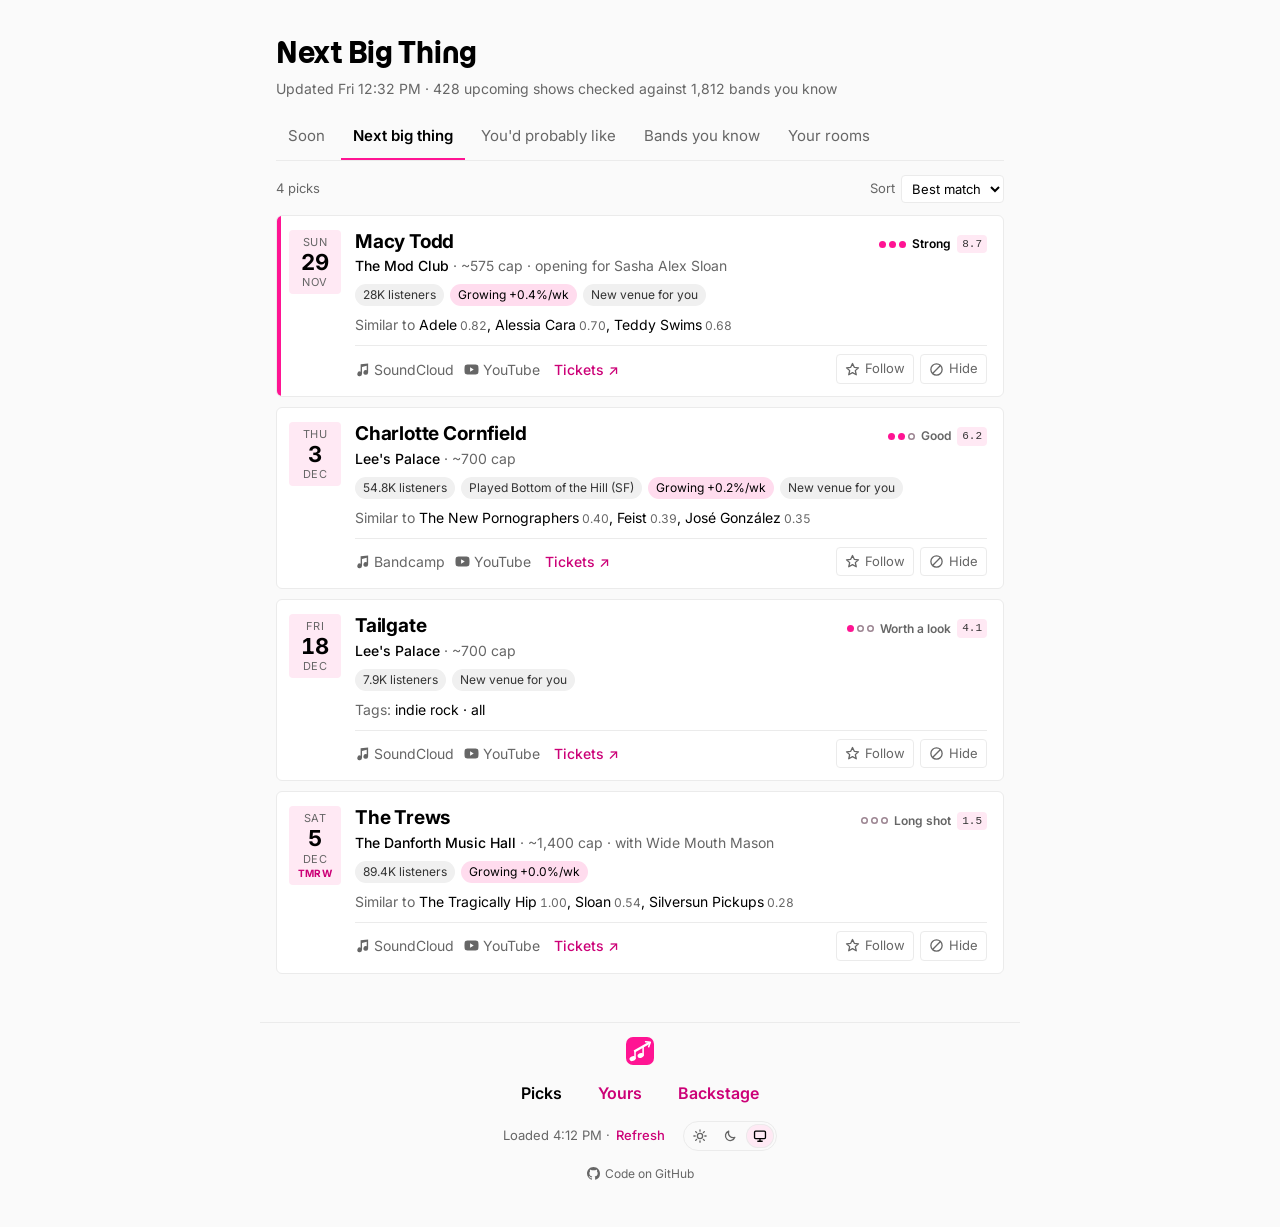
<file: site/index.html>
<!doctype html>
<html lang="en">
<head>
  <meta charset="utf-8">
  <meta name="viewport" content="width=device-width, initial-scale=1">
  <title>Next Big Thing</title>
  <script>
    // Apply a saved theme before first paint to avoid a light/dark flash.
    try { const t = JSON.parse(localStorage.getItem("nbt.theme")); if (t === "light" || t === "dark") document.documentElement.dataset.theme = t; } catch {}
  </script>
  <!-- Fonts match OpenPublic.cc: Inter for text, Momo Trust Display (self-hosted, see style.css) for the title. -->
  <link rel="preconnect" href="https://fonts.googleapis.com">
  <link rel="preconnect" href="https://fonts.gstatic.com" crossorigin>
  <link href="https://fonts.googleapis.com/css2?family=Inter:wght@400;500;600;700&display=swap" rel="stylesheet">
  <link rel="stylesheet" href="style.css">
  <link rel="icon" href="icons/icon.svg" type="image/svg+xml">
  <link rel="icon" href="icons/favicon-32.png" sizes="32x32" type="image/png">
  <link rel="apple-touch-icon" href="icons/apple-touch-icon.png">
  <meta name="apple-mobile-web-app-title" content="NBT">
</head>
<body>
  <header>
    <div class="title-row">
      <h1>Next Big Thing</h1>
    </div>
    <p id="meta" class="muted"></p>
  </header>
  <!-- Outside <header> so it can stick to the top of the screen for the whole page. -->
  <div id="tabbar-mark"></div>
  <div id="tabbar" class="tabbar">
    <div class="tabs-wrap">
    <nav id="tabs" role="tablist">
      <button role="tab" data-tier="soon">Soon</button>
      <button role="tab" data-tier="next_big_thing">Next big thing</button>
      <button role="tab" data-tier="would_like">You'd probably like</button>
      <button role="tab" data-tier="know">Bands you know</button>
      <button role="tab" data-tier="rooms">Your rooms</button>
    </nav>
    </div>
  </div>
  <div id="banner" hidden></div>
  <div id="roombar" hidden>
    <p class="muted">Upcoming shows at the rooms you follow, ranked for you. Tap a room; ☆ follows or unfollows it.</p>
    <div id="roomchips" class="roomchips"></div>
  </div>
  <div id="toolbar" hidden>
    <span class="toolbar-left">
      <span id="count" class="muted"></span>
      <button type="button" id="follow" class="follow" hidden></button>
    </span>
    <label class="sort">Sort
      <select id="sort">
        <option value="score">Best match</option>
        <option value="date">Soonest</option>
        <option value="venue">Venue</option>
        <option value="artist">Artist</option>
      </select>
    </label>
  </div>
  <main id="list" aria-live="polite"></main>
  <footer class="site-foot" data-page="picks"></footer>

  <template id="card">
    <article class="card">
      <div class="when" aria-hidden="true">
        <span class="dow"></span><span class="day"></span><span class="mon"></span><span class="rel"></span>
      </div>
      <div class="body">
        <div class="head">
          <h2 class="artist"></h2>
          <span class="strength">
            <span class="pips"><i></i><i></i><i></i></span>
            <span class="label"></span>
            <span class="score"></span>
          </span>
        </div>
        <p class="where"></p>
        <ul class="chips"></ul>
        <ul class="why"></ul>
        <div class="foot">
          <span class="listen"></span>
          <a class="tickets" target="_blank" rel="noopener">Tickets ↗</a>
          <span class="vote">
            <button type="button" data-v="follow"></button>
            <button type="button" data-v="hide">Hide</button>
          </span>
        </div>
      </div>
    </article>
  </template>
  <template id="collapsed">
    <article class="card collapsed">
      <span class="c-date"></span>
      <span class="c-artist"></span>
      <span class="c-note">Hidden</span>
      <button type="button" class="undo">Undo</button>
    </article>
  </template>
  <script src="foot.js"></script>
  <script src="yours.js"></script>
  <script src="ladder.js"></script>
  <script src="rooms.js"></script>
  <script src="app.js"></script>
</body>
</html>
</file>
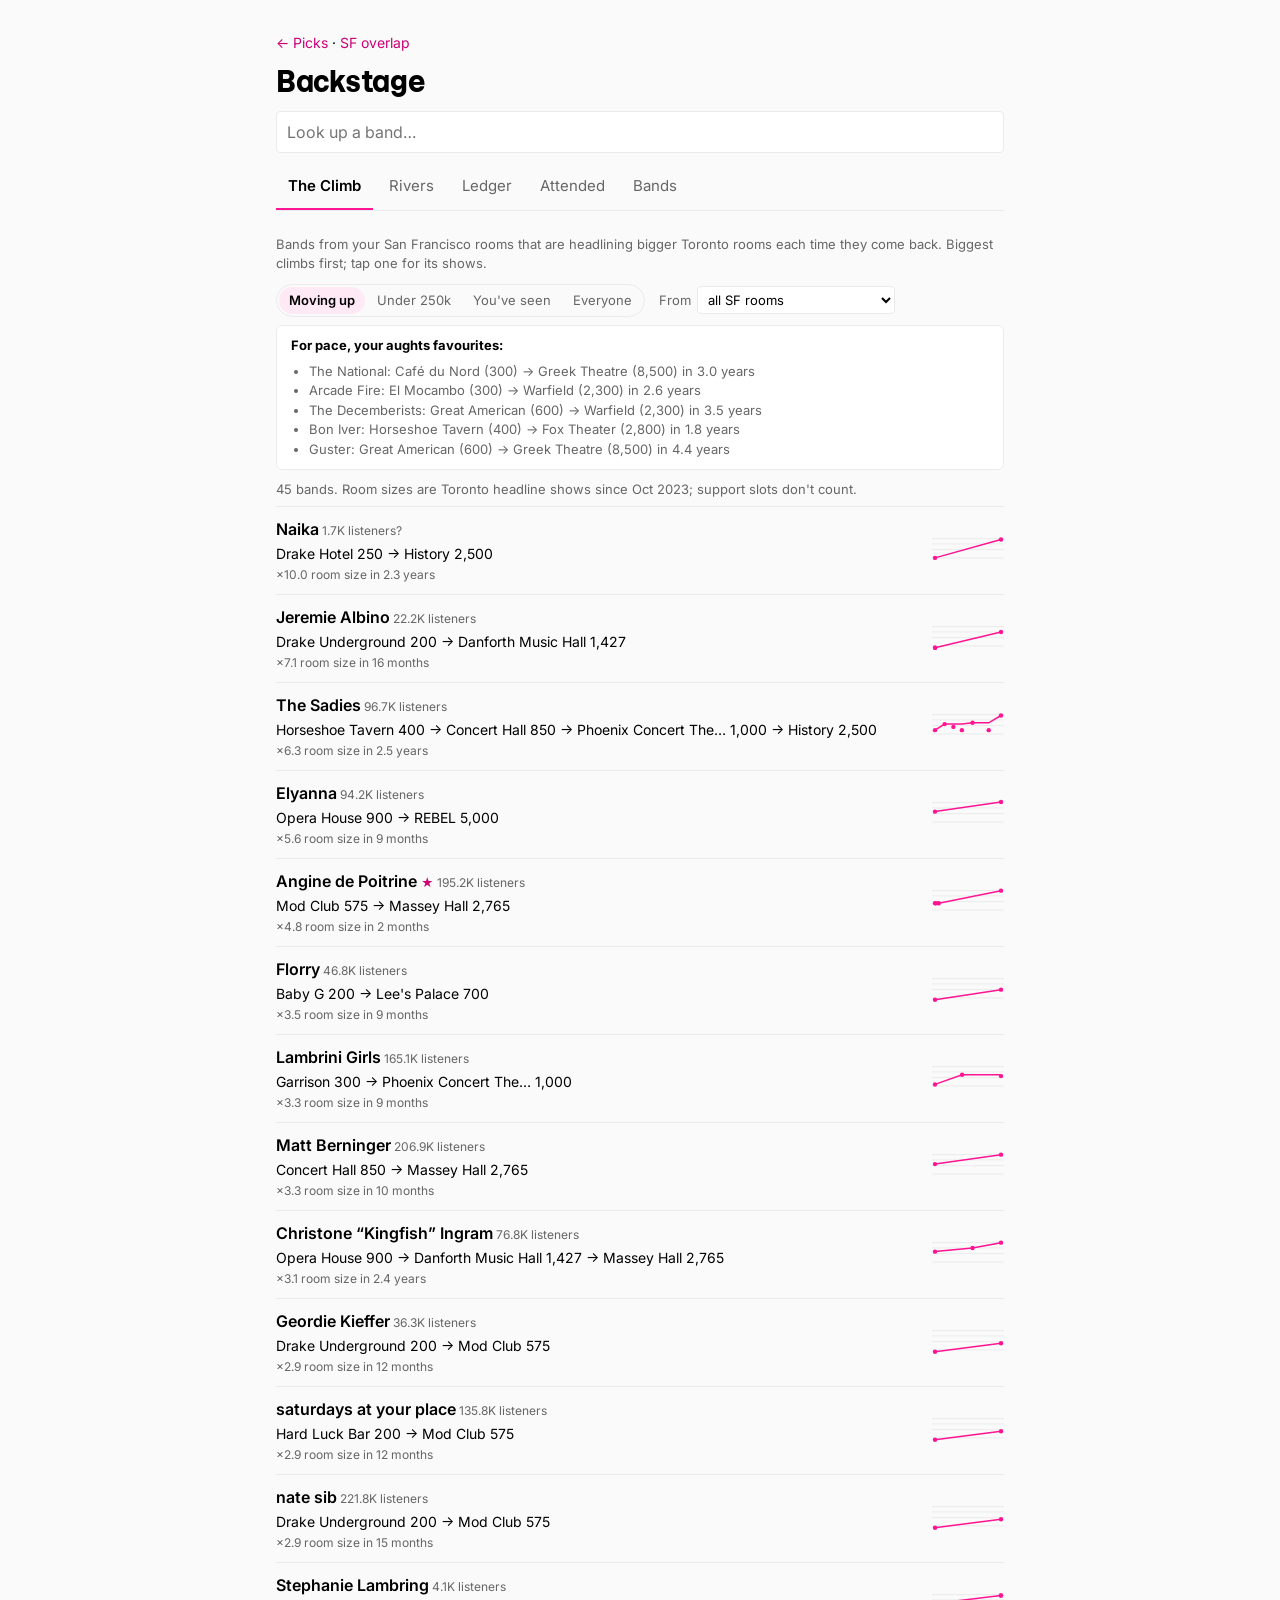
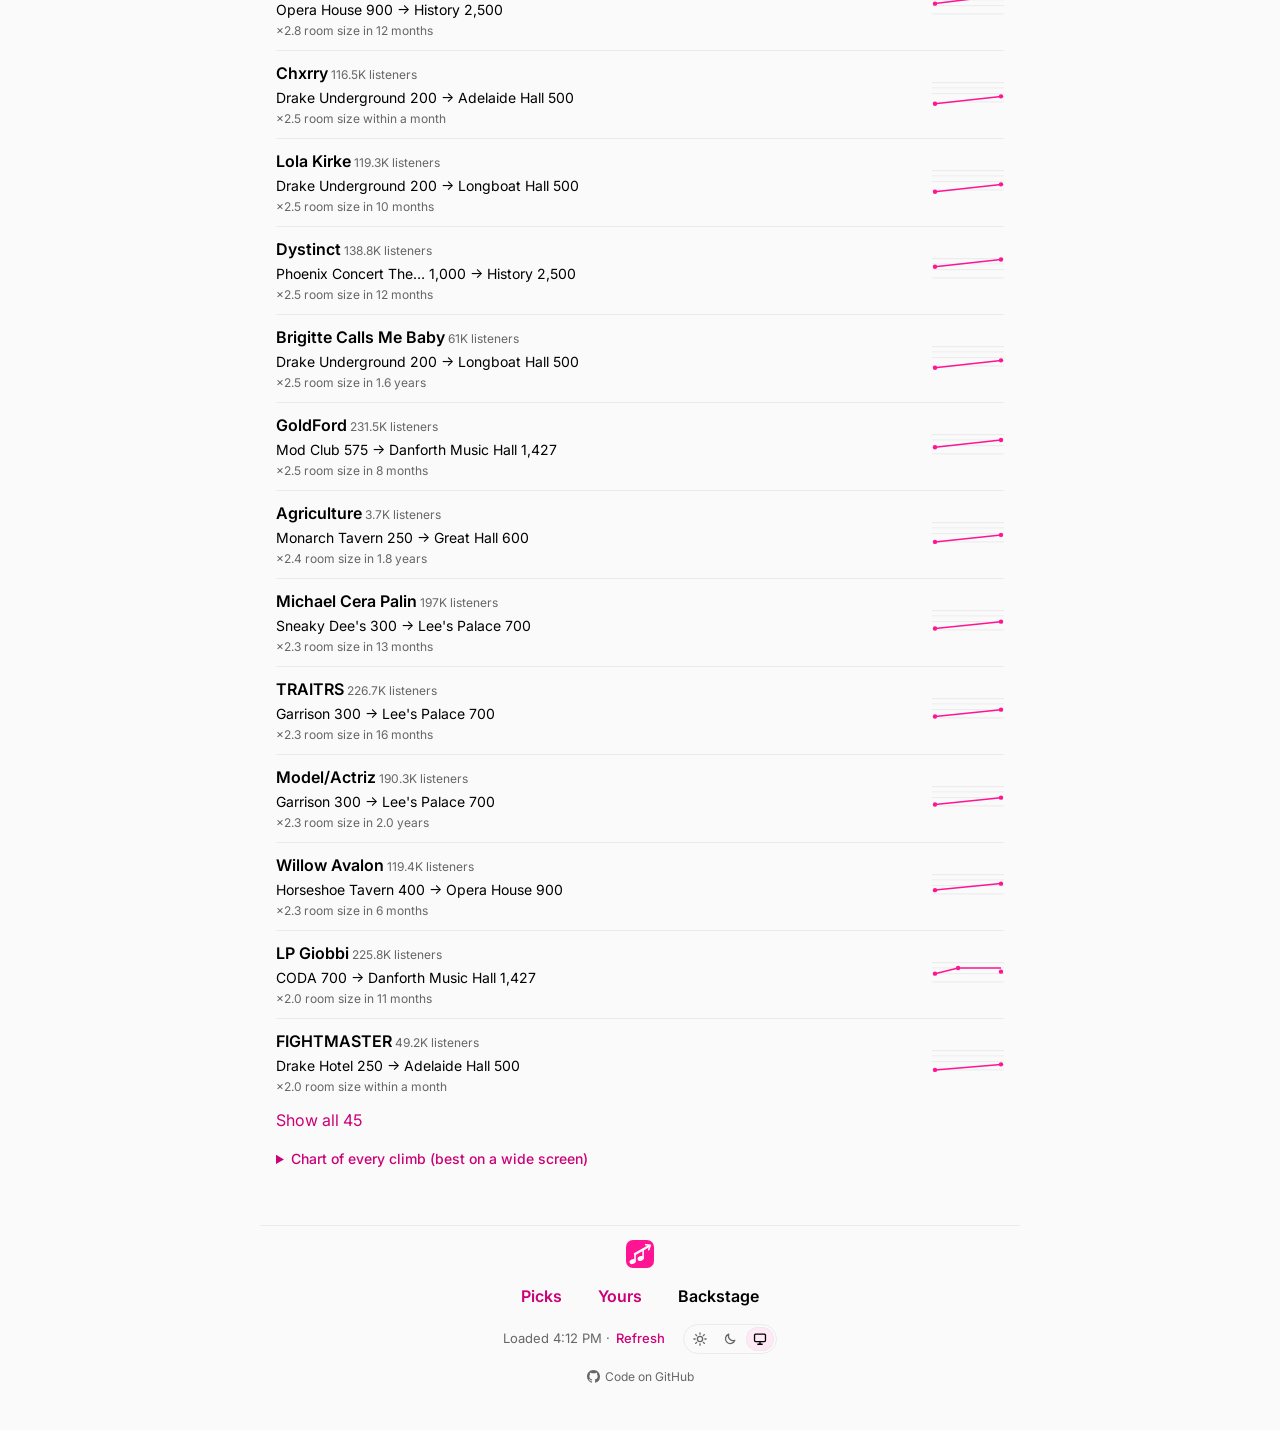
<file: site/explore.html>
<!doctype html>
<html lang="en">
<head>
  <meta charset="utf-8">
  <meta name="viewport" content="width=device-width, initial-scale=1">
  <title>Backstage</title>
  <script>
    // Same saved theme as the main page, applied before first paint.
    try { const t = JSON.parse(localStorage.getItem("nbt.theme")); if (t === "light" || t === "dark") document.documentElement.dataset.theme = t; } catch {}
  </script>
  <link rel="preconnect" href="https://fonts.googleapis.com">
  <link rel="preconnect" href="https://fonts.gstatic.com" crossorigin>
  <link href="https://fonts.googleapis.com/css2?family=Inter:wght@400;500;600;700&display=swap" rel="stylesheet">
  <link rel="stylesheet" href="style.css">
  <link rel="icon" href="icons/icon.svg" type="image/svg+xml">
  <link rel="icon" href="icons/favicon-32.png" sizes="32x32" type="image/png">
  <link rel="apple-touch-icon" href="icons/apple-touch-icon.png">
  <meta name="apple-mobile-web-app-title" content="NBT">
</head>
<body class="research explore">
  <header>
    <p class="crumb"><a href="./">← Picks</a> · <a href="venues.html">SF overlap</a></p>
    <h1>Backstage</h1>
    <div class="lookupwrap">
      <input id="lookup" class="lookup" type="search" list="bands" placeholder="Look up a band…" autocomplete="off" aria-label="Look up a band">
      <datalist id="bands"></datalist>
    </div>
  </header>
  <!-- Outside <header> so it can stick to the top of the screen, as on the picks page. -->
  <div id="tabbar-mark"></div>
  <div id="tabbar" class="tabbar">
    <nav id="xtabs" role="tablist">
      <button role="tab" data-tab="climb">The Climb</button>
      <button role="tab" data-tab="rivers">Rivers</button>
      <button role="tab" data-tab="ledger">Ledger</button>
      <button role="tab" data-tab="attended">Attended</button>
      <button role="tab" data-tab="bands">Bands</button>
    </nav>
  </div>
  <main class="report">
    <div id="tab-climb" class="xtab" role="tabpanel">
      <section class="rsec climb">
        <p class="muted">Bands from your San Francisco rooms that are headlining bigger Toronto rooms each time they come back. Biggest climbs first; tap one for its shows.</p>
        <div class="controls">
          <div class="seg" id="mode" role="radiogroup" aria-label="Which bands">
            <button type="button" role="radio" data-v="up"><span class="long">Moving up</span><span class="short">Moving up</span></button>
            <button type="button" role="radio" data-v="small"><span class="long">Under 250k</span><span class="short">&lt;250k</span></button>
            <button type="button" role="radio" data-v="seen"><span class="long">You've seen</span><span class="short">Seen</span></button>
            <button type="button" role="radio" data-v="all"><span class="long">Everyone</span><span class="short">All</span></button>
          </div>
          <label class="sort">From
            <select id="sfroom"><option value="">all SF rooms</option></select>
          </label>
        </div>
        <div id="pace" class="pace"></div>
        <p class="muted small" id="climbnote"></p>
        <ol id="climblist" class="climblist"></ol>
        <details id="chartwrap" class="chartwrap">
          <summary>Chart of every climb (best on a wide screen)</summary>
          <label class="sort">Time
            <select id="align">
              <option value="calendar">by date</option>
              <option value="aligned">from first show</option>
            </select>
          </label>
          <p class="muted small" id="chartnote"></p>
          <div id="chart" class="chart"></div>
          <p class="muted small legend">
            <span><span class="key head"></span> headline</span>
            <span><span class="key supp"></span> support (from the co-bill, or assumed above Massey size)</span>
            <span><span class="key ghost"></span> your aughts favourites, for pace</span>
          </p>
        </details>
      </section>
    </div>

    <div id="tab-rivers" class="xtab" role="tabpanel" hidden>
      <section class="rsec">
        <h2>Room rivers</h2>
        <p class="muted">Your SF rooms on the left, Toronto rooms on the right. Thicker streams mean more shared bands. These are raw counts, so busy rooms like the Danforth draw thick streams; the twin-room ranking on the <a href="venues.html">SF overlap page</a> corrects for that. Tap a room or a stream.</p>
        <div id="rivers" class="rivers"></div>
        <div id="riverinfo" class="riverinfo muted"></div>
        <div id="riverpanel" class="riverpanel"></div>
      </section>
    </div>

    <div id="tab-ledger" class="xtab" role="tabpanel" hidden>
      <section class="rsec">
        <p class="muted">Every next-big-thing pick, with its Last.fm listeners when first flagged and now. This is how we find out whether the picks were right.</p>
        <div id="ledger"></div>
      </section>
    </div>

    <div id="tab-attended" class="xtab" role="tabpanel" hidden>
      <section class="rsec">
        <p class="muted">Every show you've logged on setlist.fm, newest first, with each band's Last.fm listeners now. Venues are in Toronto unless a city is named.</p>
        <div id="attended"></div>
      </section>
    </div>

    <div id="tab-bands" class="xtab" role="tabpanel" hidden>
      <section class="rsec">
        <p class="muted"><b>Worth the trip</b> bands trigger out-of-town alerts: your top 200 if you've played them since <span class="since">2023</span>, anyone you've played on 8+ days since then, your <code>loves.txt</code>, and bands you've seen live. <b>Seeds</b> shape what you'd probably like; the weight is listening depth × recency. <b>Dropped</b> are top-200 favourites you haven't played since then. Add one to <code>loves.txt</code> to bring it back.</p>
        <div class="controls">
          <div class="seg" id="bandmode" role="radiogroup" aria-label="Which bands"></div>
        </div>
        <div id="bandlist"></div>
      </section>
    </div>
  </main>

  <!-- Band card: a sheet over the page, opened from the search, the climb list, rooms or rivers. -->
  <div id="sheet" class="sheet" hidden>
    <div class="sheet-backdrop" data-close></div>
    <div class="sheet-body" role="dialog" aria-modal="true" aria-label="Band">
      <button type="button" class="sheet-close" data-close aria-label="Close">×</button>
      <div id="card" class="bandcard"></div>
    </div>
  </div>
  <footer class="site-foot" data-page="explore"></footer>
  <script src="foot.js"></script>
  <script src="vendor/d3-7.9.0.min.js"></script>
  <script src="ladder.js"></script>
  <script src="rooms.js"></script>
  <script src="explore.js"></script>
</body>
</html>
</file>
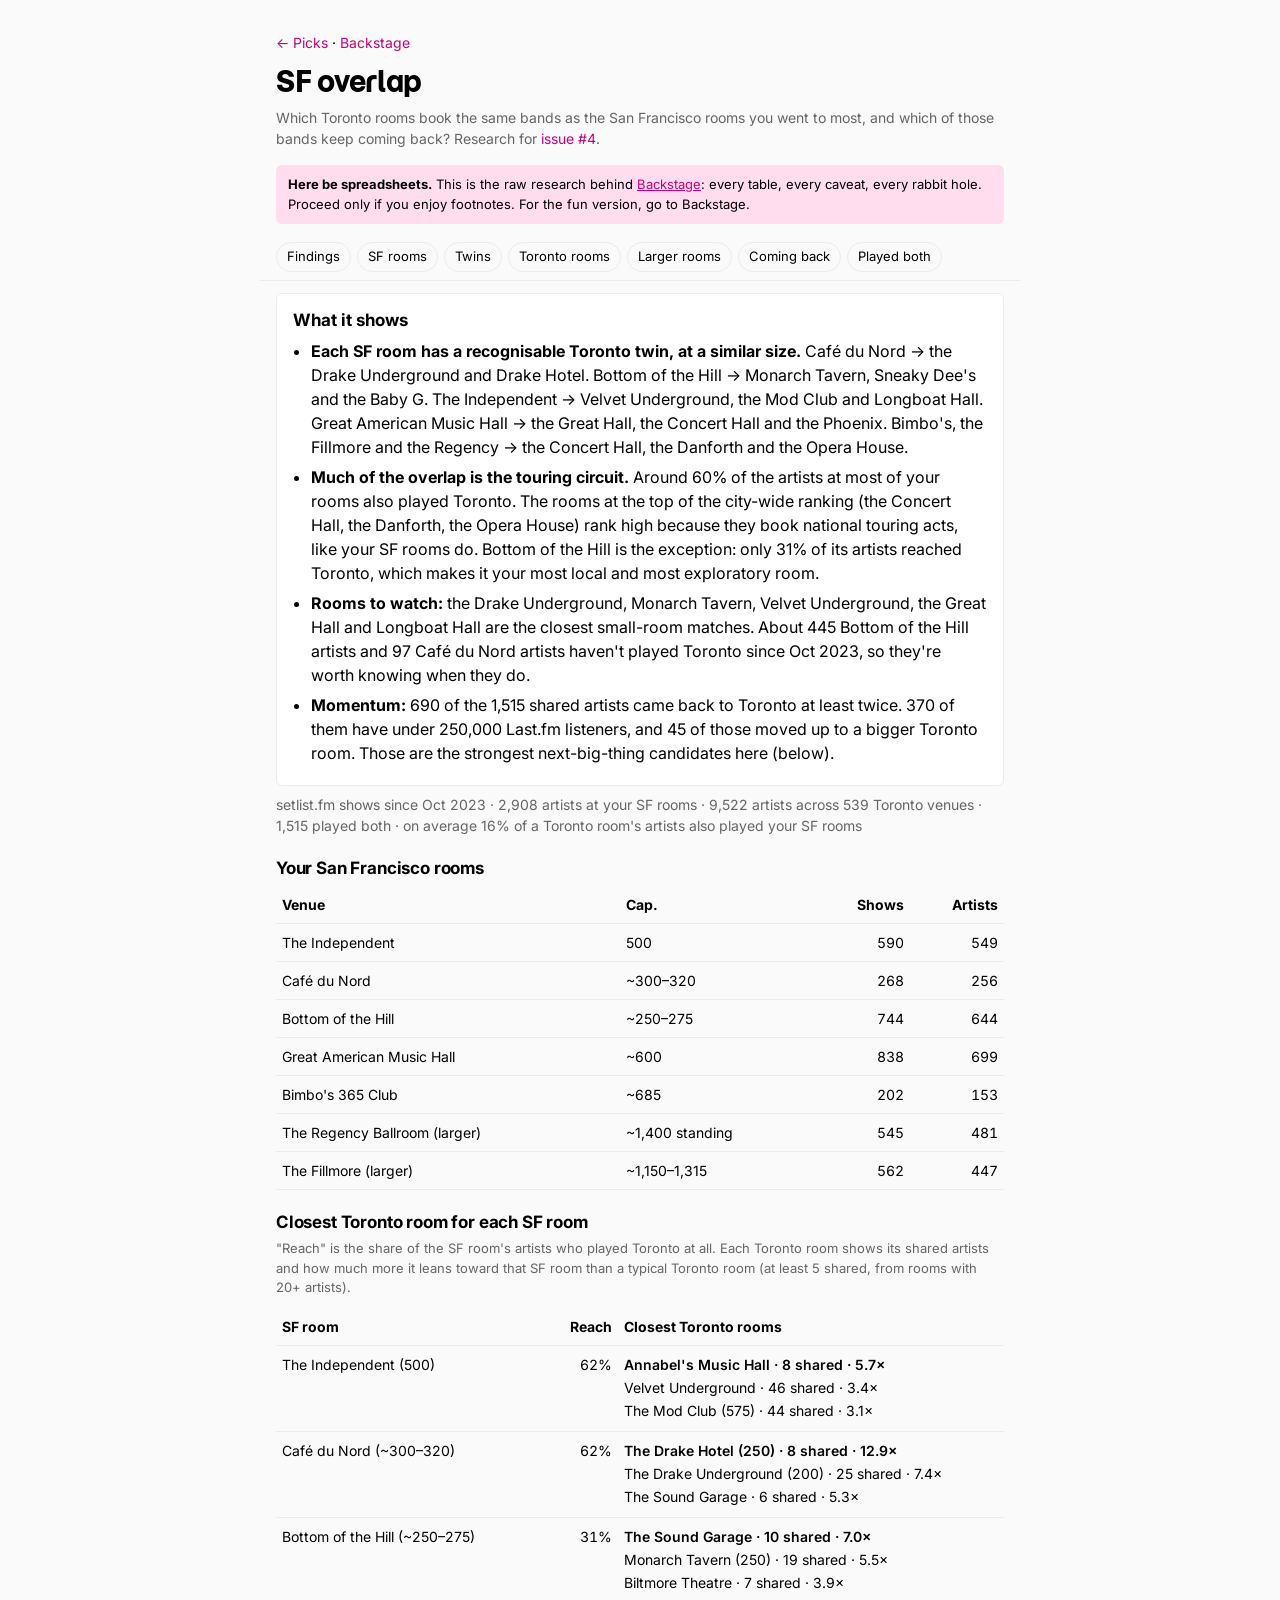
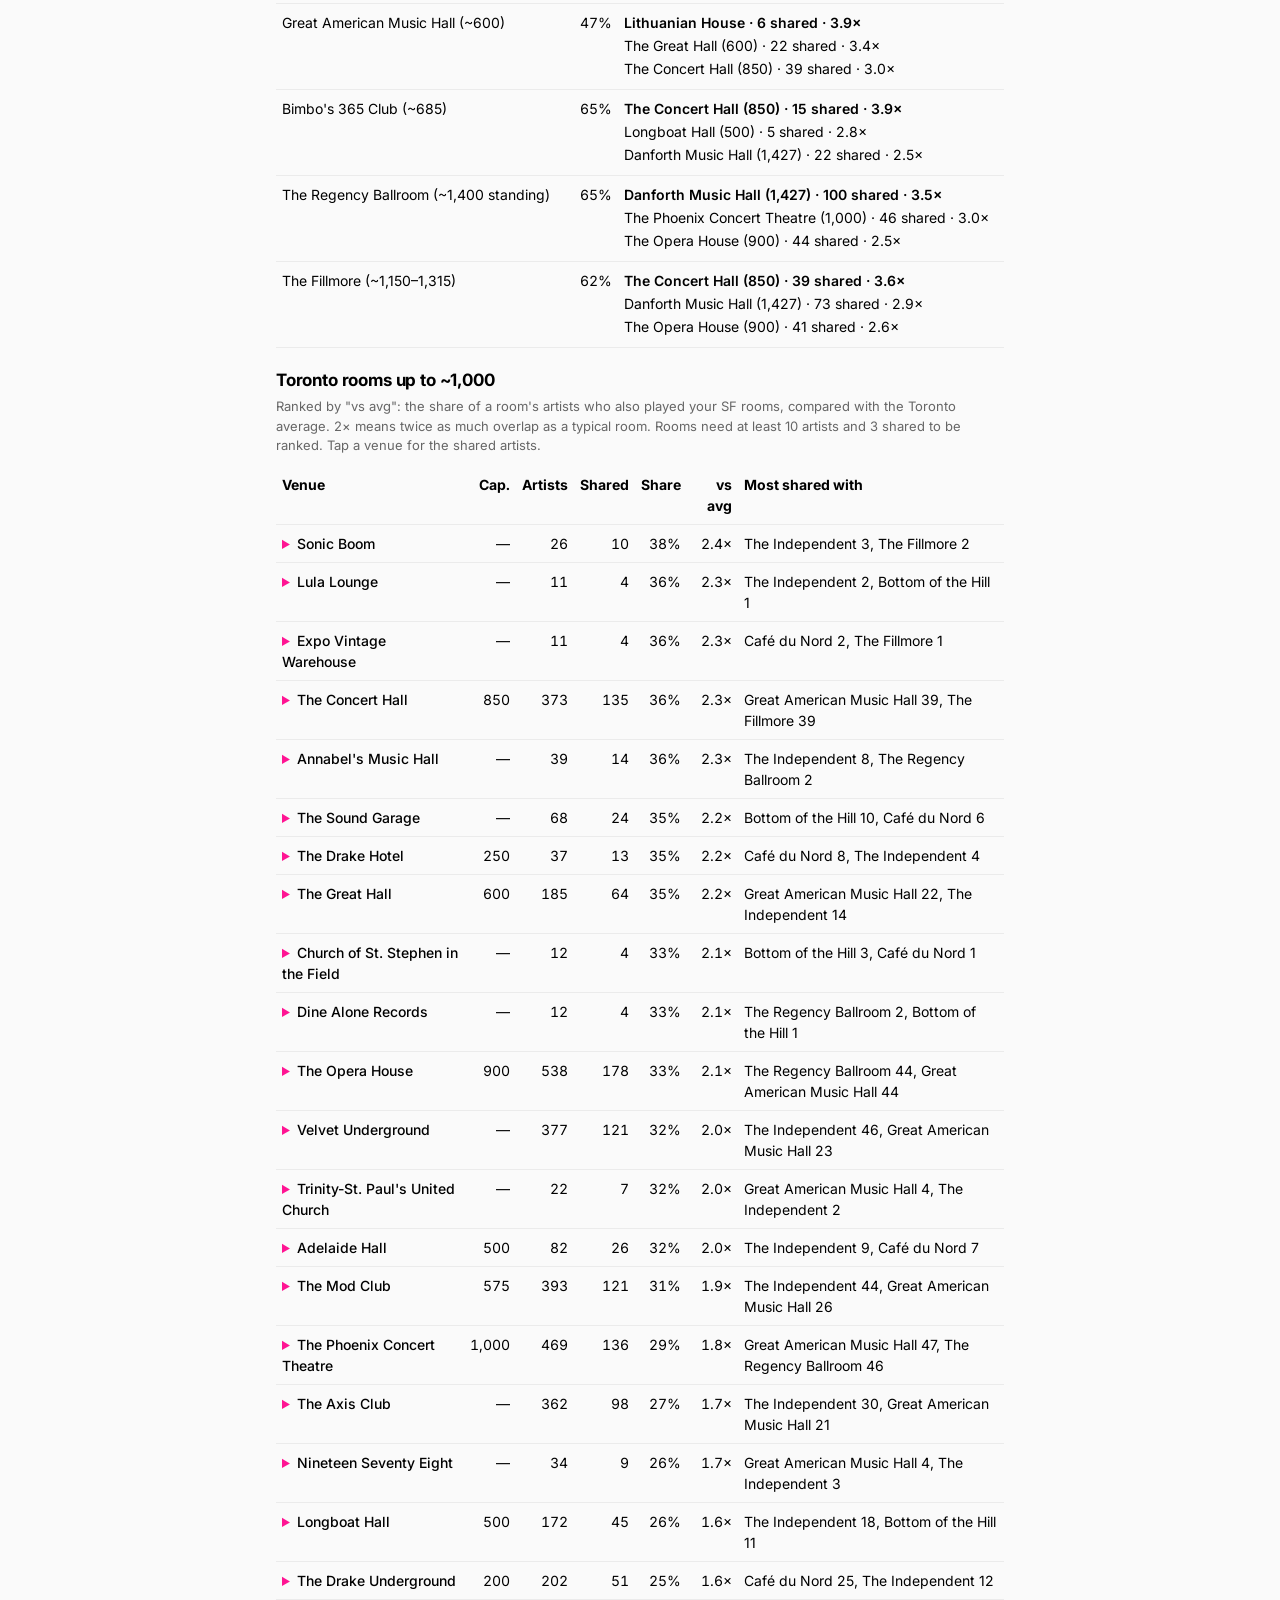
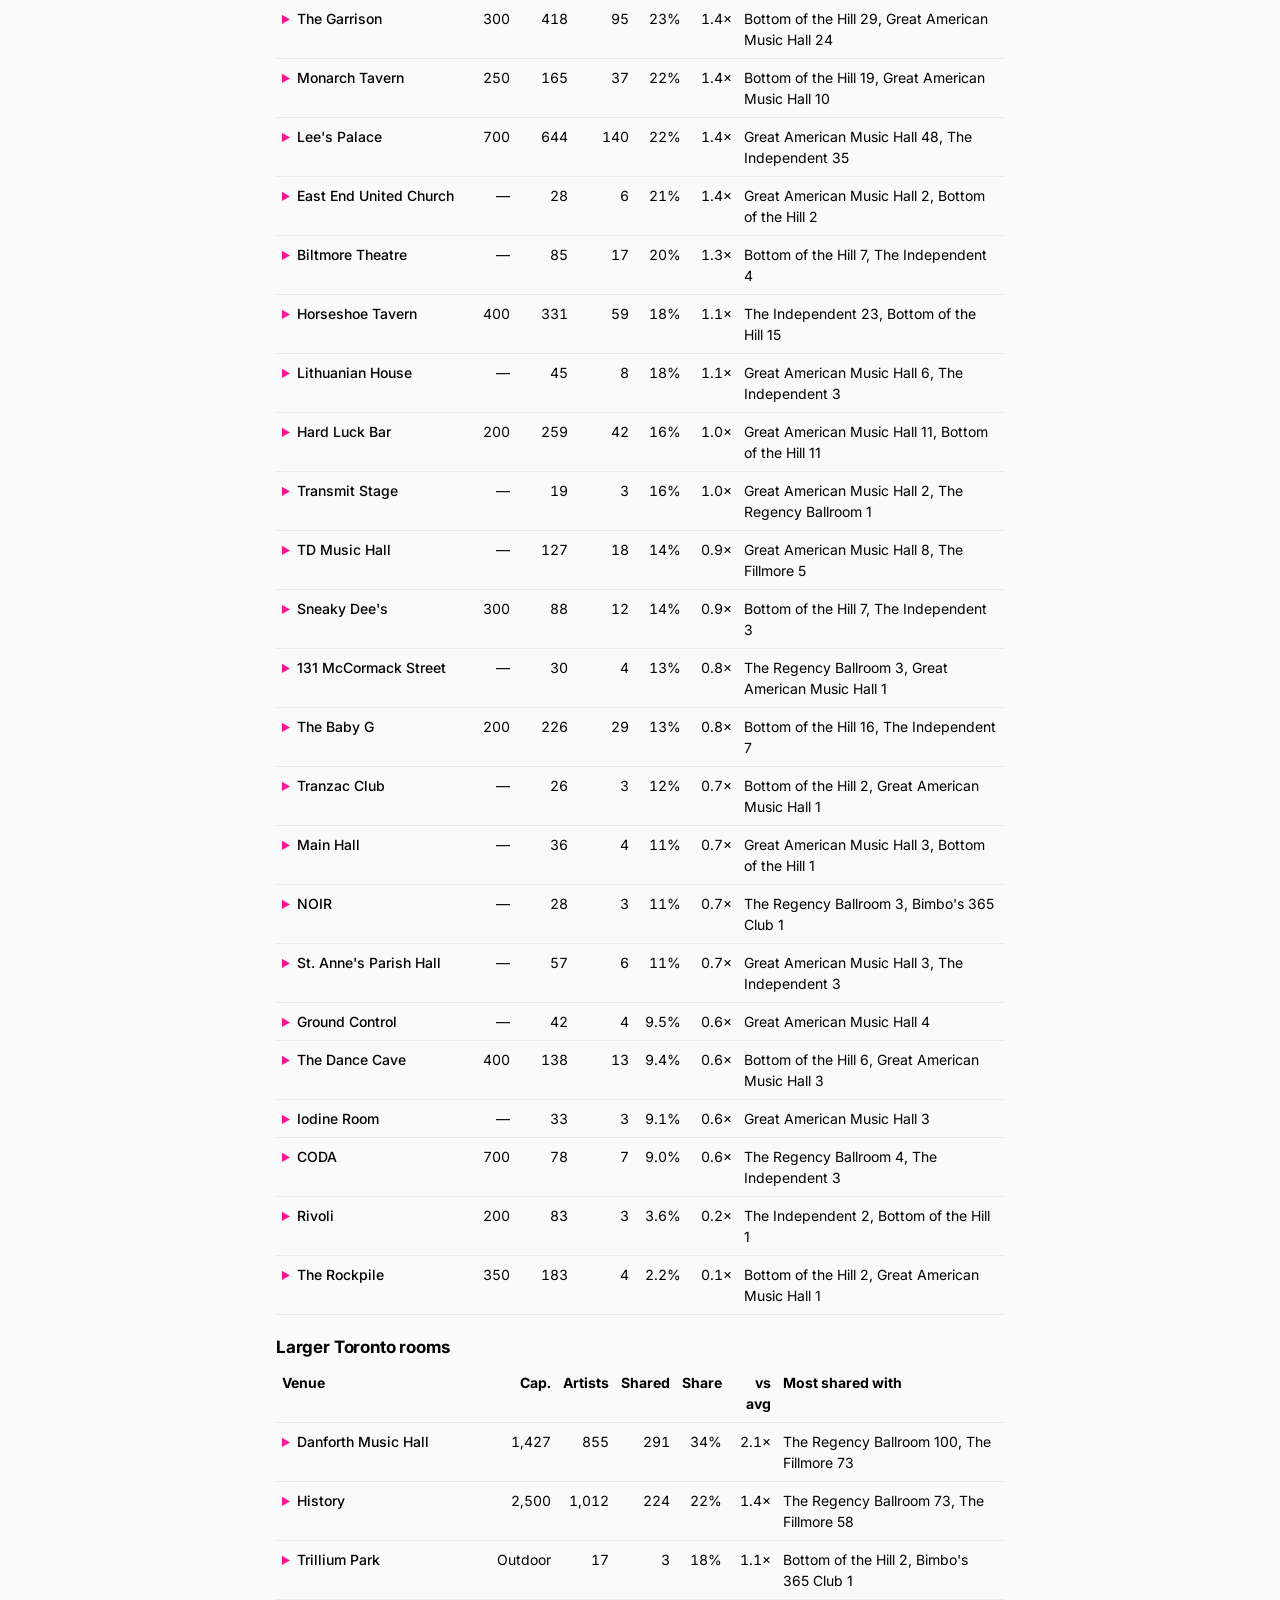
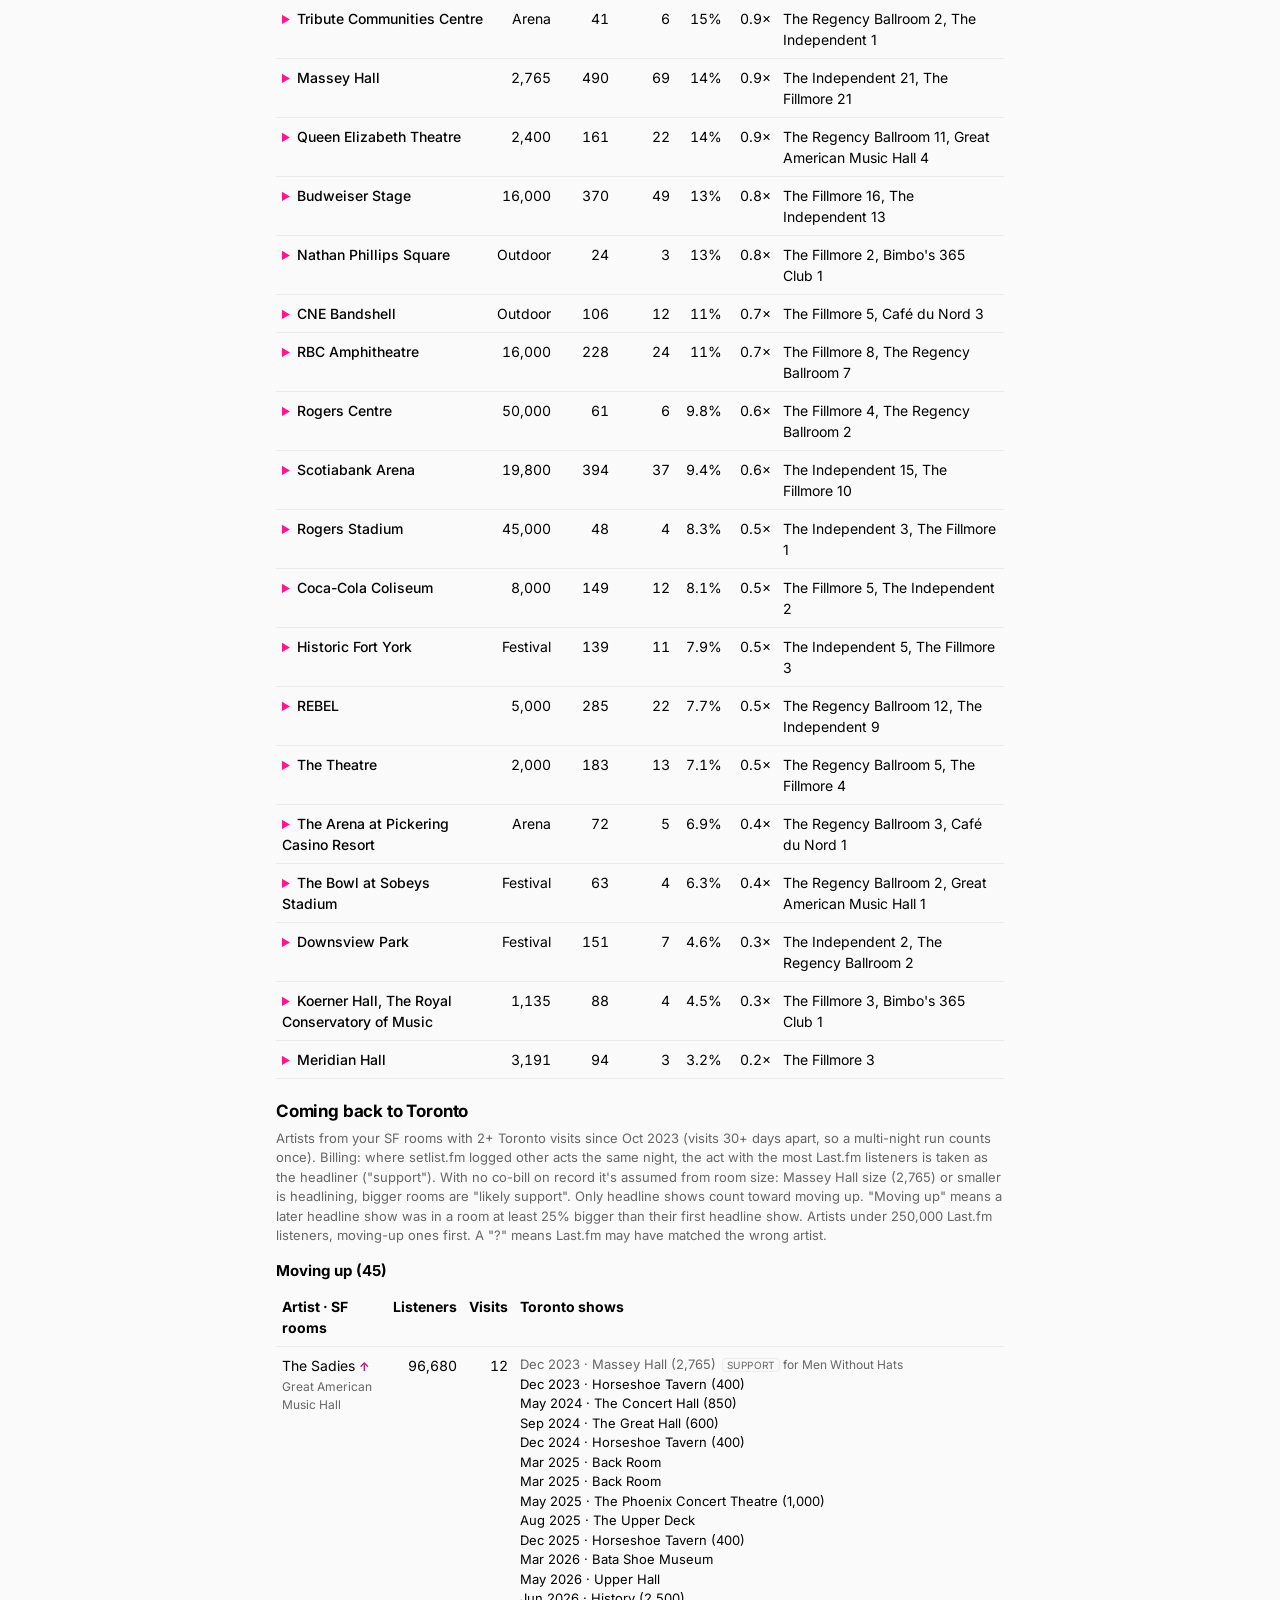
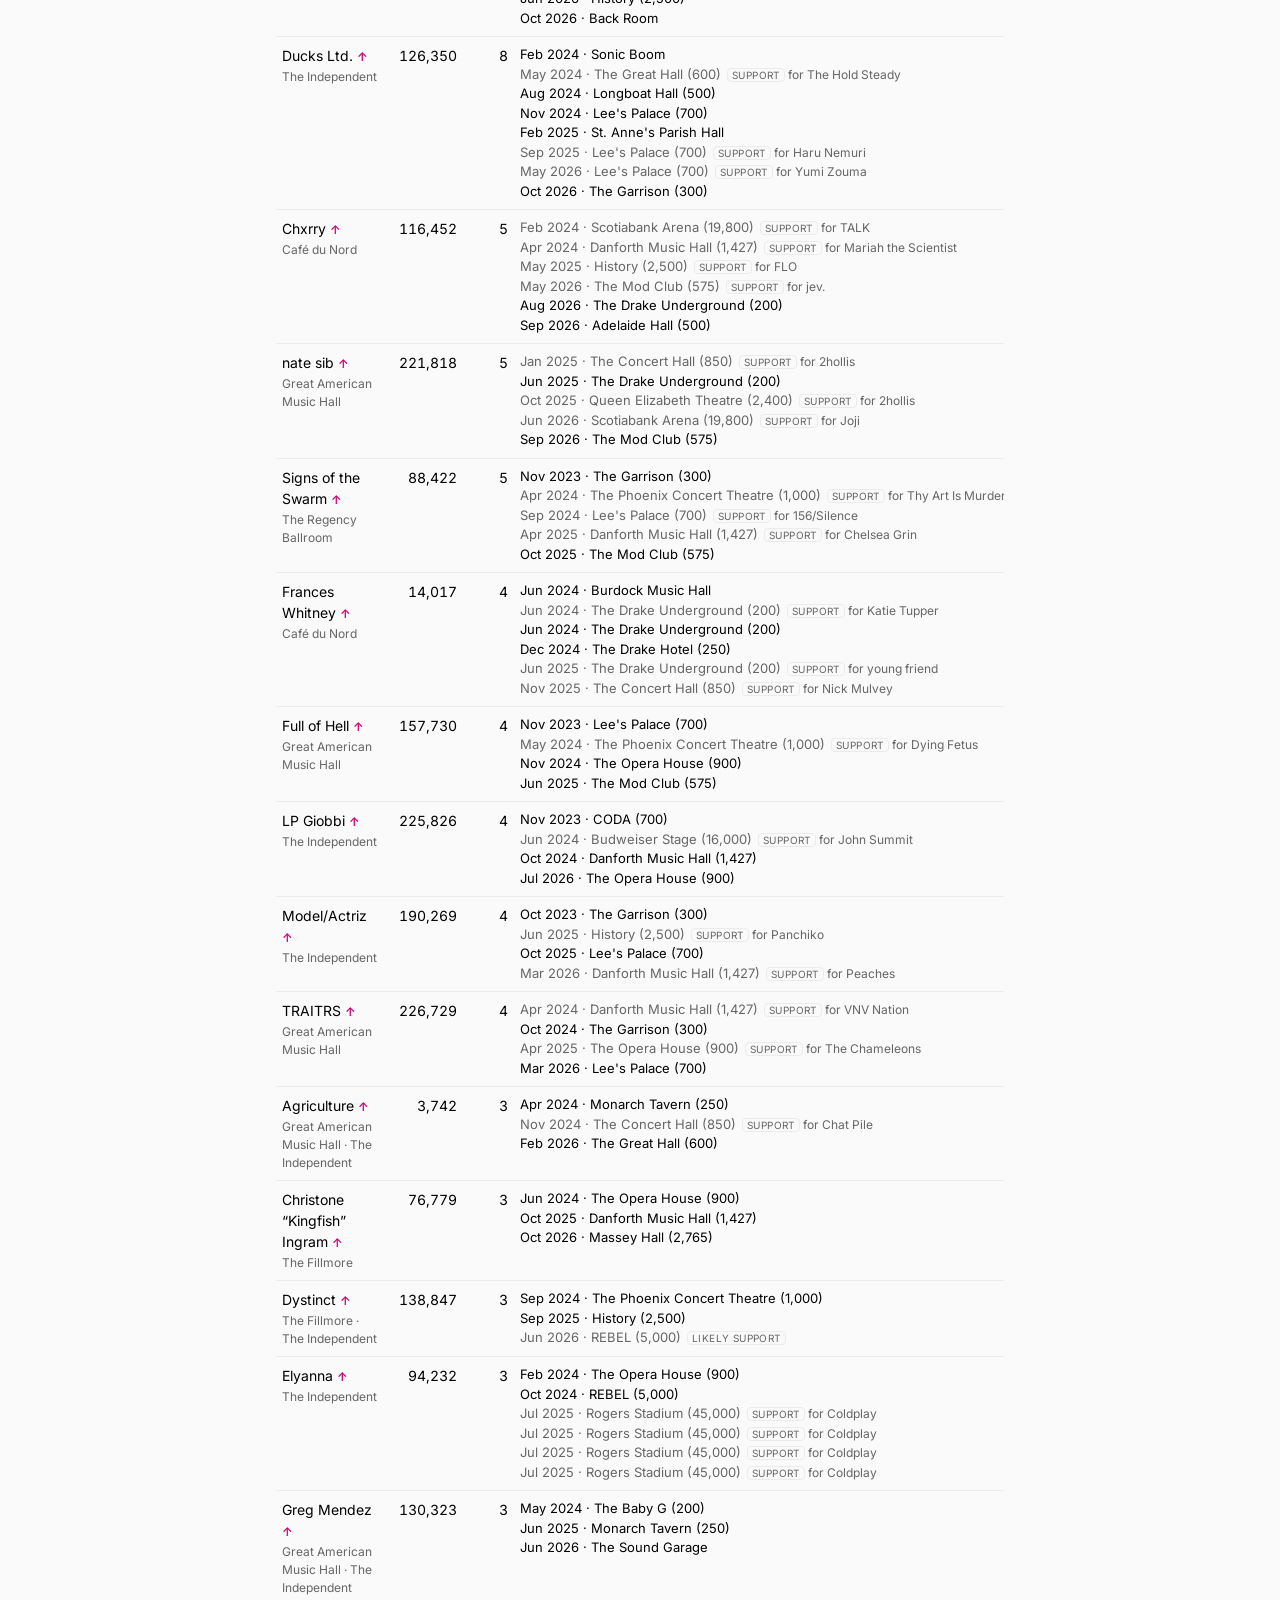
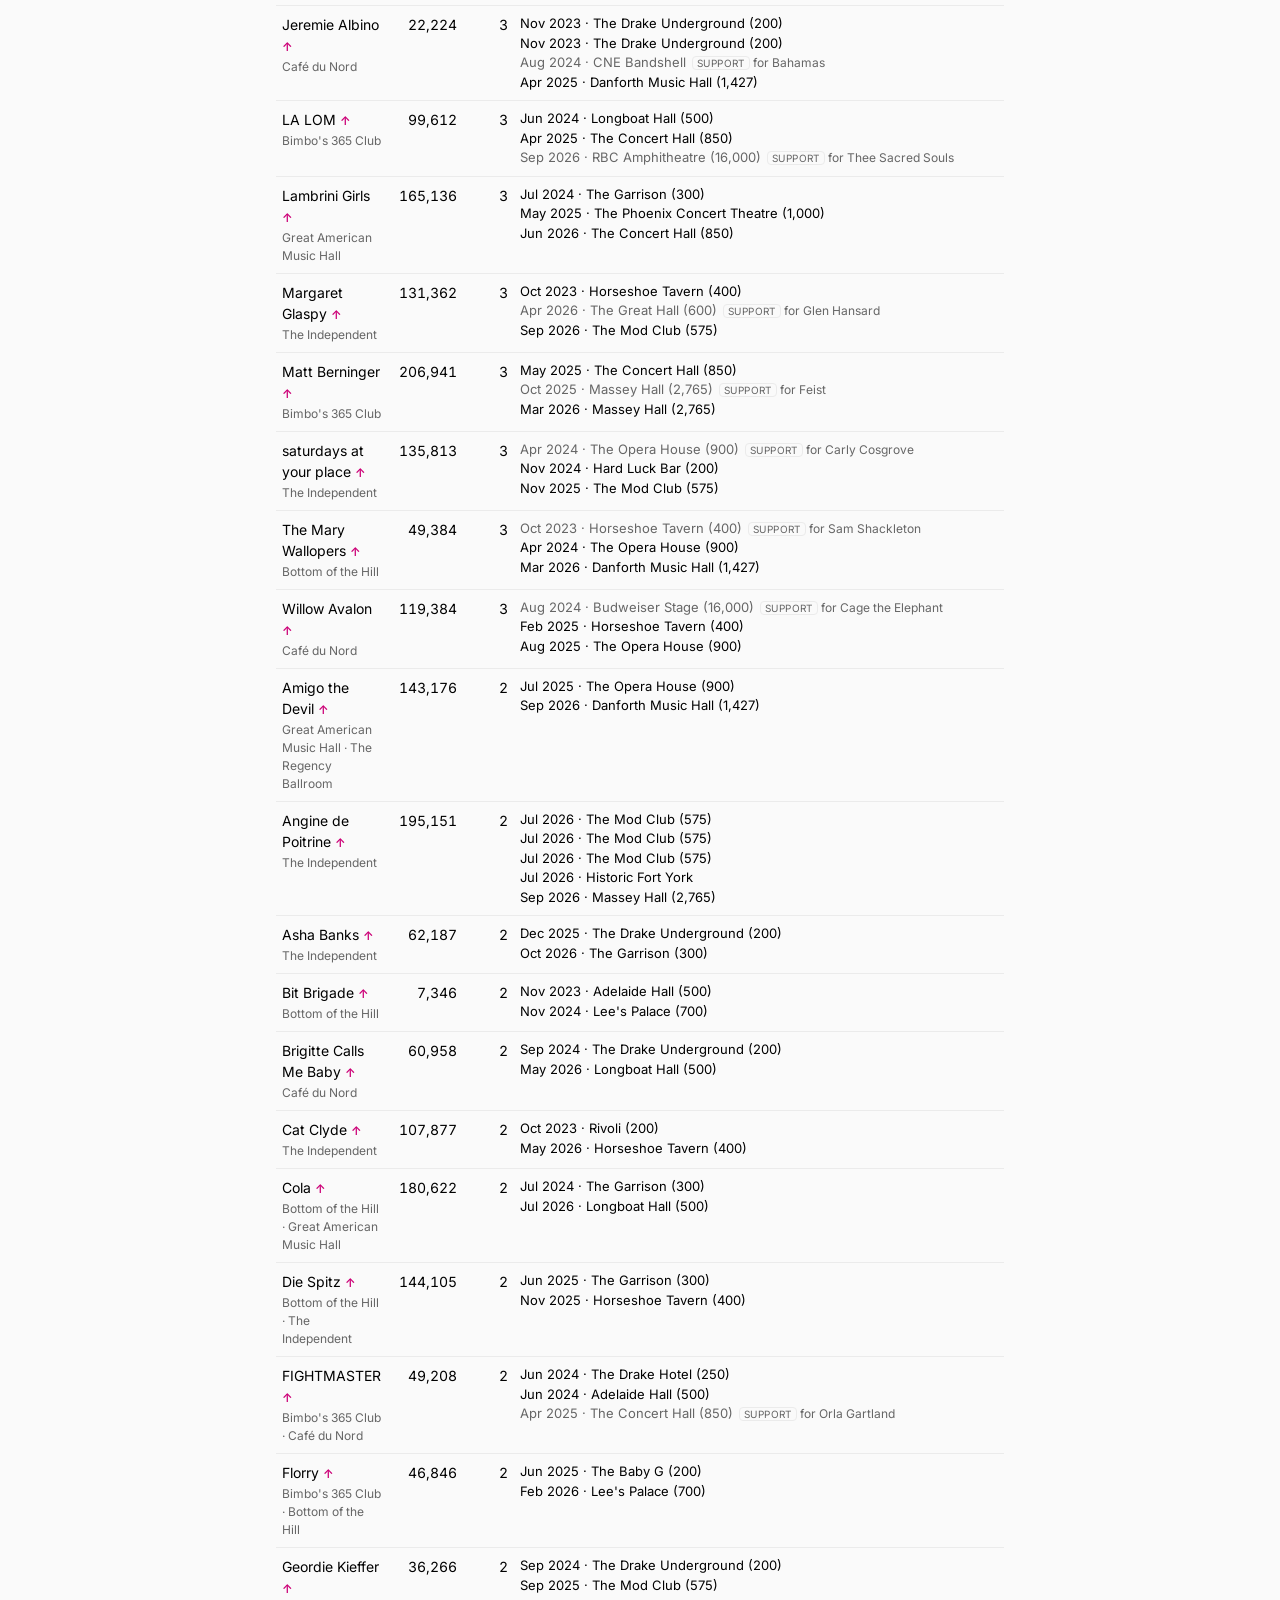
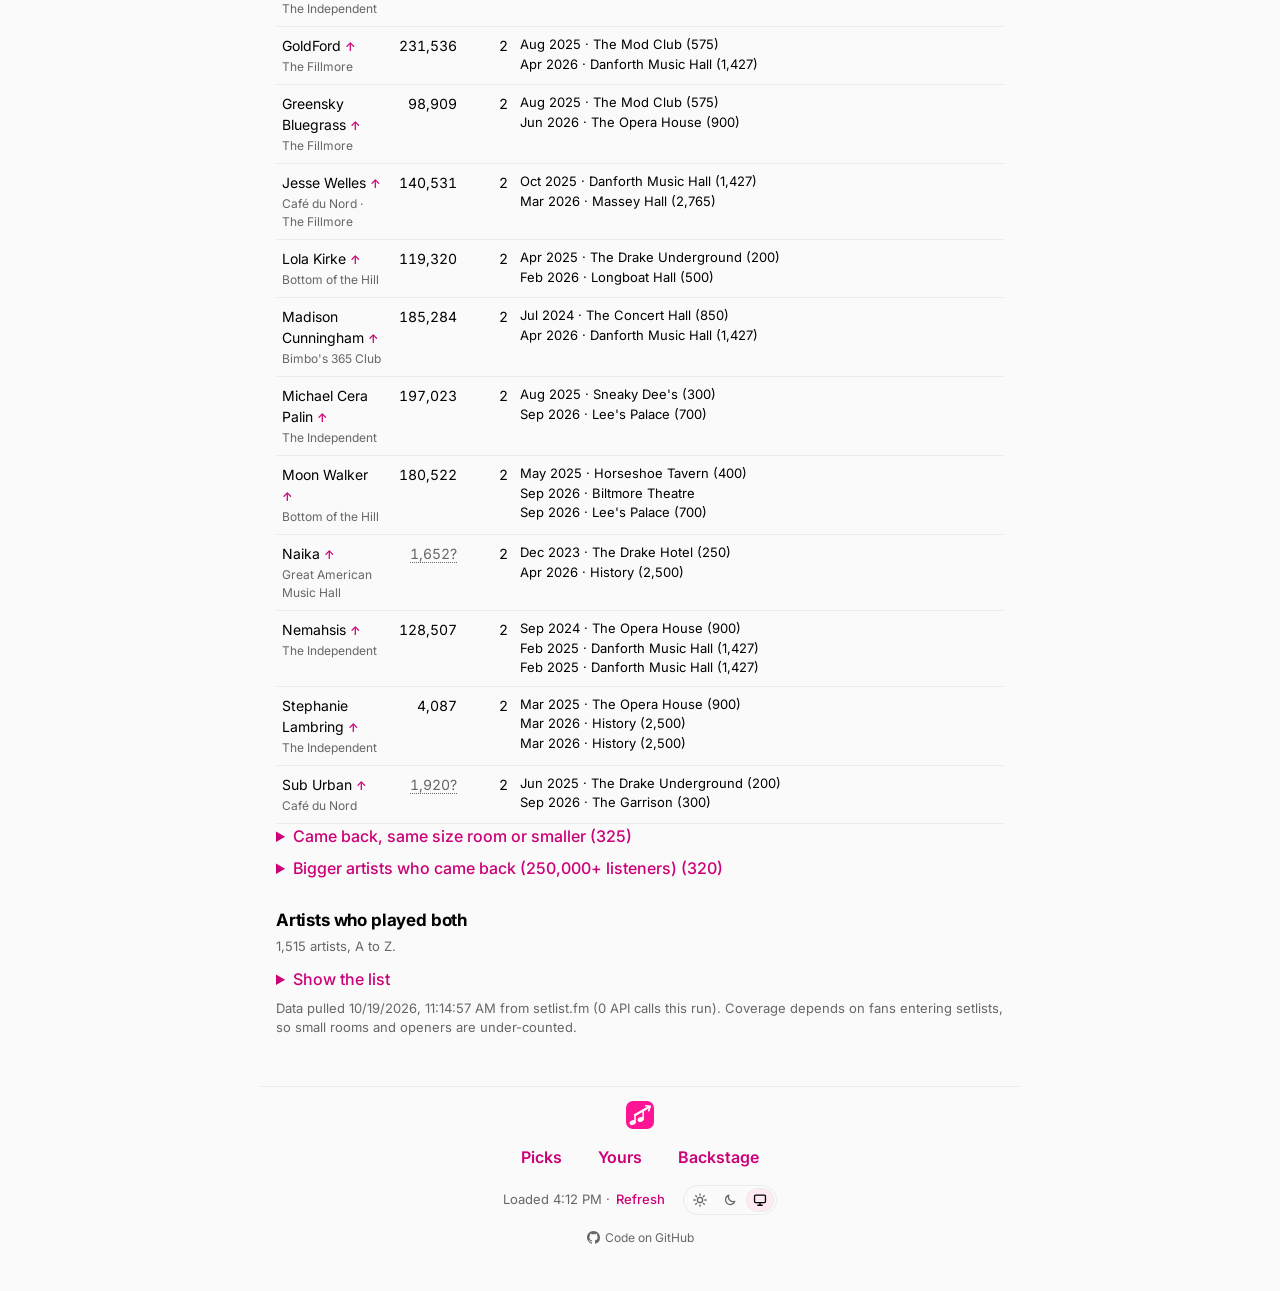
<file: site/venues.html>
<!doctype html>
<html lang="en">
<head>
  <meta charset="utf-8">
  <meta name="viewport" content="width=device-width, initial-scale=1">
  <title>SF Overlap</title>
  <script>
    // Same saved theme as the main page, applied before first paint.
    try { const t = JSON.parse(localStorage.getItem("nbt.theme")); if (t === "light" || t === "dark") document.documentElement.dataset.theme = t; } catch {}
  </script>
  <link rel="preconnect" href="https://fonts.googleapis.com">
  <link rel="preconnect" href="https://fonts.gstatic.com" crossorigin>
  <link href="https://fonts.googleapis.com/css2?family=Inter:wght@400;500;600;700&display=swap" rel="stylesheet">
  <link rel="stylesheet" href="style.css">
  <link rel="icon" href="icons/icon.svg" type="image/svg+xml">
  <link rel="icon" href="icons/favicon-32.png" sizes="32x32" type="image/png">
  <link rel="apple-touch-icon" href="icons/apple-touch-icon.png">
  <meta name="apple-mobile-web-app-title" content="NBT">
</head>
<body class="research">
  <header>
    <p class="crumb"><a href="./">← Picks</a> · <a href="explore.html">Backstage</a></p>
    <h1>SF overlap</h1>
    <p class="muted">Which Toronto rooms book the same bands as the San Francisco rooms you went to most, and which of those bands keep coming back? Research for <a href="https://github.com/quepol/next-big-thing/issues/4">issue #4</a>.</p>
    <p class="disclaimer"><strong>Here be spreadsheets.</strong> This is the raw research behind <a href="explore.html">Backstage</a>: every table, every caveat, every rabbit hole. Proceed only if you enjoy footnotes. For the fun version, go to Backstage.</p>
  </header>
  <nav class="jump" aria-label="Sections">
    <a href="#findings">Findings</a>
    <a href="#sf-rooms">SF rooms</a>
    <a href="#twins">Twins</a>
    <a href="#toronto">Toronto rooms</a>
    <a href="#larger">Larger rooms</a>
    <a href="#coming-back">Coming back</a>
    <a href="#played-both">Played both</a>
  </nav>
  <main class="report">
    <section class="findings" id="findings">
      <h2>What it shows</h2>
      <ul>
        <li><strong>Each SF room has a recognisable Toronto twin, at a similar size.</strong> Café du Nord → the Drake Underground and Drake Hotel. Bottom of the Hill → Monarch Tavern, Sneaky Dee's and the Baby G. The Independent → Velvet Underground, the Mod Club and Longboat Hall. Great American Music Hall → the Great Hall, the Concert Hall and the Phoenix. Bimbo's, the Fillmore and the Regency → the Concert Hall, the Danforth and the Opera House.</li>
        <li><strong>Much of the overlap is the touring circuit.</strong> Around 60% of the artists at most of your rooms also played Toronto. The rooms at the top of the city-wide ranking (the Concert Hall, the Danforth, the Opera House) rank high because they book national touring acts, like your SF rooms do. Bottom of the Hill is the exception: only 31% of its artists reached Toronto, which makes it your most local and most exploratory room.</li>
        <li><strong>Rooms to watch:</strong> the Drake Underground, Monarch Tavern, Velvet Underground, the Great Hall and Longboat Hall are the closest small-room matches. About 445 Bottom of the Hill artists and 97 Café du Nord artists haven't played Toronto since Oct 2023, so they're worth knowing when they do.</li>
        <li id="momentum-finding" hidden></li>
      </ul>
    </section>
    <div id="report">
      <p class="empty">Loading…</p>
    </div>
  </main>
  <footer class="site-foot" data-page="sf"></footer>
  <script src="foot.js"></script>
  <script src="ladder.js"></script>
  <script src="venues.js"></script>
</body>
</html>
</file>
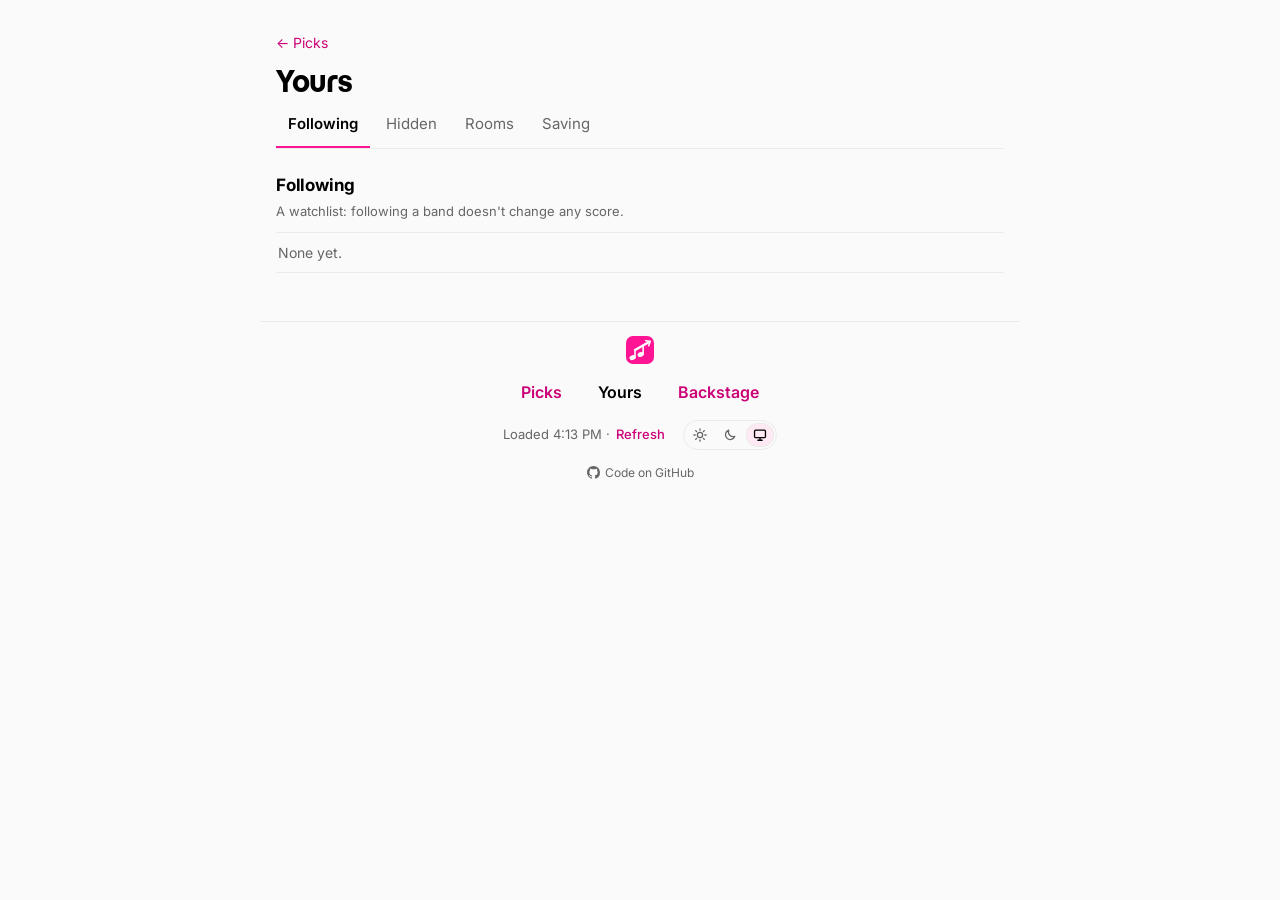
<file: site/yours.html>
<!doctype html>
<html lang="en">
<head>
  <meta charset="utf-8">
  <meta name="viewport" content="width=device-width, initial-scale=1">
  <title>Yours</title>
  <script>
    // Same saved theme as the main page, applied before first paint.
    try { const t = JSON.parse(localStorage.getItem("nbt.theme")); if (t === "light" || t === "dark") document.documentElement.dataset.theme = t; } catch {}
  </script>
  <link rel="preconnect" href="https://fonts.googleapis.com">
  <link rel="preconnect" href="https://fonts.gstatic.com" crossorigin>
  <link href="https://fonts.googleapis.com/css2?family=Inter:wght@400;500;600;700&display=swap" rel="stylesheet">
  <link rel="stylesheet" href="style.css">
  <link rel="icon" href="icons/icon.svg" type="image/svg+xml">
  <link rel="icon" href="icons/favicon-32.png" sizes="32x32" type="image/png">
  <link rel="apple-touch-icon" href="icons/apple-touch-icon.png">
  <meta name="apple-mobile-web-app-title" content="NBT">
</head>
<body class="research yours">
  <header>
    <p class="crumb"><a href="./">← Picks</a></p>
    <h1>Yours</h1>
  </header>
  <!-- The same frozen tab bar as Picks and Backstage. -->
  <div id="tabbar-mark"></div>
  <div id="tabbar" class="tabbar">
    <nav id="ytabs" role="tablist">
      <button role="tab" data-tab="following">Following</button>
      <button role="tab" data-tab="hidden">Hidden</button>
      <button role="tab" data-tab="rooms">Rooms</button>
      <button role="tab" data-tab="saving">Saving</button>
    </nav>
  </div>
  <main class="report">
    <section class="rsec ytab" id="tab-following" role="tabpanel">
      <h2>Following <span class="n" id="n-follow"></span></h2>
      <p class="muted">A watchlist: following a band doesn't change any score.</p>
      <ul class="ylist" id="follow"></ul>
    </section>
    <section class="rsec ytab" id="tab-hidden" role="tabpanel" hidden>
      <h2>Hidden <span class="n" id="n-hide"></span></h2>
      <p class="muted">Never shown as a pick again. Hiding a band doesn't affect any other band.</p>
      <ul class="ylist" id="hide"></ul>
    </section>
    <section class="rsec ytab" id="tab-rooms" role="tabpanel" hidden>
      <h2>Rooms you follow</h2>
      <p class="muted">Unfollow here, or add and change rooms on the <a href="./#rooms">Your rooms</a> tab.</p>
      <ul class="ylist" id="rooms"></ul>
    </section>
    <section class="rsec ytab" id="tab-saving" role="tabpanel" hidden>
      <h2>Saving</h2>
      <p class="ystatus" id="status"></p>
      <details id="keybox" class="keybox">
        <summary>GitHub key for this device</summary>
        <ol class="muted small steps">
          <li>On GitHub, open <a href="https://github.com/settings/personal-access-tokens/new" target="_blank" rel="noopener">a new fine-grained token</a>.</li>
          <li>Repository access: <b>Only select repositories</b>, then <b>quepol/next-big-thing</b>.</li>
          <li>Permissions: <b>Contents</b>, <b>Read and write</b>. Nothing else.</li>
          <li>Expiration: up to a year. Generate, copy it, and paste it here.</li>
        </ol>
        <div class="keyrow">
          <input id="key" type="password" autocomplete="off" placeholder="github_pat_…" aria-label="GitHub key">
          <button type="button" id="savekey">Save key</button>
        </div>
        <p class="muted small">Kept in this browser only. Each device needs it once to save; every device can see your lists without it. <button type="button" id="forget" class="linkish">Remove the key from this device</button></p>
      </details>
    </section>
  </main>
  <footer class="site-foot" data-page="yours"></footer>
  <script src="foot.js"></script>
  <script src="yours.js"></script>
  <script src="ladder.js"></script>
  <script src="rooms.js"></script>
  <script src="yours-page.js"></script>
</body>
</html>
</file>
<file: site/style.css>
/* Theme tokens, matched to OpenPublic.cc: pink #FF1493 on black/white, pale-pink
   surfaces (#fff4fa), grey text (#666). OpenPublic has no dark mode; dark here follows
   its black footer, with warm dark-grey cards, off-white text and a lighter text pink for readability.
   Light is the default; dark applies via the system setting unless the user forced
   light, or via an explicit data-theme="dark" from the switch. */

/* Title face, self-hosted (Fontsource @fontsource/momo-trust-display 5.3.0, OFL; licence in
   fonts/). It isn't on Google Fonts and only ships weight 400, the weight used below. */
@font-face {
  font-family: "Momo Trust Display";
  font-style: normal;
  font-display: swap;
  font-weight: 400;
  src: url(fonts/momo-trust-display-latin-400-normal.woff2) format("woff2");
}

:root {
  --bg: #fafafa;            /* off-white page so white cards lift off it */
  --surface: #ffffff;
  --surface-2: #ffe9f4;      /* date tiles, score badge */
  --text: #000000;
  --muted: #666666;
  --line: #ebebeb;
  --accent: #cc0077;        /* pink for small text: #FF1493 is only 3.6:1 on white */
  --ticket-text: #cc0077;
  --accent-fill: #ff1493;   /* OpenPublic pink, for non-text marks (pips, edge, underline, focus) */
  --accent-soft: #ffdcee;
  --chip-bg: #f0f0f0;       /* fact chips stay neutral grey */
  --chip-text: #333333;
  --pip-off: #9c8592;
  --focus: #ff1493;
  color-scheme: light;
}
@media (prefers-color-scheme: dark) {
  :root:not([data-theme="light"]) {
    --bg: #000000;
    --surface: #1e1a1c;       /* cards lifted off the black page, with a hint of pink */
    --surface-2: #3c3237;     /* date tiles and score badge, same pink hue as the card */
    --text: #ededed;          /* off-white: pure white on black halates */
    --muted: #b0b0b0;
    --line: #3a3236;
    --accent: #ff7ab8;        /* lighter pink for text: #FF1493 vibrates on dark grey */
    --ticket-text: #ff5cad;   /* the stronger pink the user preferred for Tickets */
    --accent-fill: #ff1493;
    --accent-soft: #4a1030;
    --chip-bg: #3a3a3a;       /* fact chips stay neutral grey */
    --chip-text: #dcdcdc;
    --pip-off: #7a7a7a;
    --focus: #ff1493;
    color-scheme: dark;
  }
}
:root[data-theme="dark"] {
  --bg: #000000;
  --surface: #1e1a1c;       /* cards lifted off the black page, with a hint of pink */
  --surface-2: #3c3237;     /* date tiles and score badge, same pink hue as the card */
  --text: #ededed;          /* off-white: pure white on black halates */
  --muted: #b0b0b0;
  --line: #3a3236;
  --accent: #ff7ab8;        /* lighter pink for text: #FF1493 vibrates on dark grey */
  --ticket-text: #ff5cad;   /* the stronger pink the user preferred for Tickets */
  --accent-fill: #ff1493;
  --accent-soft: #4a1030;
  --chip-bg: #3a3a3a;       /* fact chips stay neutral grey */
  --chip-text: #dcdcdc;
  --pip-off: #7a7a7a;
  --focus: #ff1493;
  color-scheme: dark;
}

* { box-sizing: border-box; }
/* iOS Safari enlarges text in content wider than the screen (wide tables); keep sizes as set. */
html { -webkit-text-size-adjust: 100%; text-size-adjust: 100%; }
body {
  margin: 0;
  background: var(--bg);
  color: var(--text);
  font: 16px/1.5 "Inter", ui-sans-serif, system-ui, -apple-system, "Segoe UI", sans-serif;
}
:focus-visible { outline: 2px solid var(--focus); outline-offset: 2px; border-radius: 4px; }
header, main, #banner, #toolbar { max-width: 760px; margin: 0 auto; padding: 0 16px; }
/* The tab row scrolls up with the page, then stays at the top while the cards scroll under it. */
.tabbar { position: sticky; top: 0; z-index: 10; background: var(--bg); padding: 0 16px; }
.tabbar .tabs-wrap, .tabbar > nav { max-width: 728px; margin: 0 auto; } /* 760px less the side padding, like header */
header { padding-top: 32px; }
.title-row { display: flex; align-items: center; justify-content: space-between; gap: 12px; }
h1 { margin: 0; font-family: "Momo Trust Display", "Inter", sans-serif; font-weight: 400; font-size: 28px; letter-spacing: -0.01em; }
.muted { color: var(--muted); font-size: 14px; margin: 4px 0 16px; }
/* Theme switch: small segmented icon control (after setlist.fm's footer switch). */
.theme-switch { display: inline-flex; gap: 2px; padding: 2px; border: 1px solid var(--line); border-radius: 999px; flex-shrink: 0; }
.theme-switch button {
  display: inline-flex; align-items: center; justify-content: center; width: 28px; height: 24px;
  background: none; border: 0; border-radius: 999px; color: var(--muted); cursor: pointer; padding: 0;
}
.theme-switch button:hover { color: var(--text); }
.theme-switch button[aria-checked="true"] { background: var(--surface-2); color: var(--text); box-shadow: inset 0 0 0 1px var(--line); }
.theme-switch svg { width: 14px; height: 14px; fill: none; stroke: currentColor; stroke-width: 1.5; stroke-linecap: round; stroke-linejoin: round; }
nav { display: flex; gap: 4px; overflow-x: auto; border-bottom: 1px solid var(--line); scroll-padding-inline: 40px; scrollbar-width: none; }
/* On narrow screens the tabs scroll sideways: fade the clipped edge and show a chevron
   so a cut-off label reads as "more this way". app.js toggles .more-left / .more-right. */
.tabs-wrap { position: relative; }
.tabs-wrap::before, .tabs-wrap::after {
  position: absolute; top: 0; bottom: 1px; width: 44px; pointer-events: none;
  display: flex; align-items: center; font-size: 22px; line-height: 1; color: var(--accent);
  opacity: 0; transition: opacity 0.15s;
}
.tabs-wrap::before { content: "‹"; left: 0; justify-content: flex-start; background: linear-gradient(to right, var(--bg) 45%, transparent); }
.tabs-wrap::after { content: "›"; right: 0; justify-content: flex-end; background: linear-gradient(to left, var(--bg) 45%, transparent); }
.tabs-wrap.more-left::before, .tabs-wrap.more-right::after { opacity: 1; }
nav button {
  background: none; border: 0; border-bottom: 2px solid transparent;
  padding: 10px 12px; font: inherit; font-size: 15px; color: var(--muted); cursor: pointer; white-space: nowrap;
}
nav button[aria-selected="true"] { color: var(--text); border-bottom-color: var(--accent-fill); font-weight: 600; }
#banner { margin-top: 16px; }
#banner > div { background: var(--accent-soft); border-radius: 4px; padding: 10px 14px; font-size: 14px; }

#toolbar { display: flex; align-items: center; justify-content: space-between; gap: 12px; padding-top: 14px; }
#toolbar[hidden] { display: none; }
#toolbar .muted { margin: 0; font-size: 13px; }
.sort { font-size: 13px; color: var(--muted); display: inline-flex; align-items: center; gap: 6px; }
.sort select {
  font: inherit; font-size: 13px; color: var(--text); background: var(--surface);
  border: 1px solid var(--line); border-radius: 4px; padding: 4px 6px;
}

.toolbar-left { display: inline-flex; align-items: center; gap: 10px; min-width: 0; }
/* Your rooms: a line of help, then the followed rooms as wrapping chips under the tabs. */
#roombar { max-width: 760px; margin: 0 auto; padding: 14px 16px 0; }
#roombar[hidden] { display: none; }
#roombar .muted { margin: 0 0 10px; font-size: 13px; }
#roombar .roomchips { margin: 0; }
main .muted.small { font-size: 13px; margin: 0; }
.more { justify-self: center; background: none; border: 1px solid var(--line); border-radius: 999px; padding: 8px 16px; font: inherit; font-size: 14px; color: var(--accent); cursor: pointer; }

main { padding-top: 12px; padding-bottom: 24px; display: grid; gap: 10px; }

/* ---- Card ---- */
.card {
  display: grid; grid-template-columns: 52px 1fr; gap: 14px;
  background: var(--surface); border: 1px solid var(--line); border-radius: 6px;
  padding: 14px 16px 12px 12px; position: relative; overflow: hidden;
}
.card.strong::before {
  content: ""; position: absolute; left: 0; top: 0; bottom: 0; width: 4px; background: var(--accent-fill);
}
.when {
  display: flex; flex-direction: column; align-items: center; text-align: center;
  background: var(--surface-2); border-radius: 4px; padding: 6px 0; align-self: start; line-height: 1.1;
}
.when .dow, .when .mon { font-size: 11px; text-transform: uppercase; letter-spacing: 0.06em; color: var(--muted); }
.when .day { font-size: 22px; font-weight: 700; margin: 2px 0; font-variant-numeric: tabular-nums; }
.when .rel { font-size: 10px; font-weight: 700; color: var(--accent); text-transform: uppercase; letter-spacing: 0.04em; margin-top: 3px; }
.when .rel:empty { display: none; }

.body { min-width: 0; }
.head { display: flex; align-items: baseline; justify-content: space-between; gap: 10px; }
.artist { margin: 0; font-size: 19px; line-height: 1.25; letter-spacing: -0.01em; overflow-wrap: anywhere; }
.strength { display: inline-flex; align-items: center; gap: 6px; flex-shrink: 0; font-size: 12px; color: var(--muted); white-space: nowrap; }
.pips { display: inline-flex; gap: 3px; }
/* Empty pips are rings, filled pips solid: the difference is shape, not just colour. */
.pips i { width: 7px; height: 7px; border-radius: 50%; box-shadow: inset 0 0 0 1.5px var(--pip-off); }
.pips i.on { background: var(--accent-fill); box-shadow: none; }
.strength .label { font-weight: 600; }
.card.strong .strength .label { color: var(--text); }
.strength .score {
  font-variant-numeric: tabular-nums; font-family: ui-monospace, SFMono-Regular, Menlo, monospace;
  font-size: 11px; background: var(--surface-2); border-radius: 4px; padding: 1px 5px; color: var(--chip-text);
}

.where { margin: 2px 0 8px; font-size: 14px; color: var(--muted); }
.where .venue { color: var(--text); font-weight: 500; }
.where .lead { color: var(--text); font-weight: 600; } /* Your rooms: the opener the show scored on */
.where .region { color: var(--accent); font-weight: 600; }

.chips { list-style: none; display: flex; flex-wrap: wrap; gap: 6px; margin: 0 0 8px; padding: 0; }
.chips:empty { display: none; }
.chips li {
  font-size: 12px; line-height: 1; padding: 5px 8px; border-radius: 999px;
  background: var(--chip-bg); color: var(--chip-text); white-space: nowrap;
}
/* Pink pills: the tier a band or show was picked in (every card), and "Moving up". */
.chips li.hot { background: var(--accent-soft); color: var(--text); }

.why { list-style: none; margin: 0; padding: 0; font-size: 14px; }
.why:empty { display: none; }
.why li { margin: 2px 0; }
.why .k { color: var(--muted); }
.why .w { font-variant-numeric: tabular-nums; font-size: 12px; color: var(--muted); margin-left: 3px; }

.foot { display: flex; flex-wrap: wrap; align-items: center; gap: 8px 14px; margin-top: 10px; padding-top: 8px; border-top: 1px solid var(--line); font-size: 14px; }
.listen { display: inline-flex; gap: 10px; }
.listen a, .tickets { color: var(--muted); text-decoration: none; display: inline-flex; align-items: center; gap: 4px; }
.listen a:hover, .tickets:hover { color: var(--text); }
.tickets { color: var(--ticket-text); font-weight: 500; white-space: nowrap; }
.listen svg, .vote svg { width: 15px; height: 15px; fill: currentColor; }
.vote { margin-left: auto; display: inline-flex; gap: 6px; }
.vote button {
  display: inline-flex; align-items: center; justify-content: center;
  background: none; border: 1px solid var(--line); border-radius: 4px; padding: 4px 8px;
  color: var(--muted); cursor: pointer; font: inherit; font-size: 13px; white-space: nowrap; gap: 5px;
}
.vote button:hover { color: var(--text); }
.vote button[aria-pressed="true"] { background: var(--accent-soft); border-color: var(--accent-fill); color: var(--accent); }

/* Hidden: one quiet row with an undo. */
.card.collapsed {
  display: flex; align-items: center; gap: 10px; padding: 8px 14px; font-size: 14px;
  background: transparent; color: var(--muted);
}
.c-date { font-variant-numeric: tabular-nums; }
.c-artist { color: var(--text); font-weight: 500; overflow: hidden; text-overflow: ellipsis; white-space: nowrap; min-width: 0; }
.undo { margin-left: auto; background: none; border: 0; color: var(--accent); font: inherit; cursor: pointer; padding: 2px 4px; }

.empty { color: var(--muted); padding: 24px 0; }
/* Home-screen apps have no reload button or pull-to-refresh, so offer one here. */
/* The same footer on every page (built by foot.js): page links, then Loaded · Refresh and the theme switch. */
.site-foot { max-width: 760px; margin: 24px auto 0; padding: 14px 16px 40px; border-top: 1px solid var(--line); font-size: 13px; color: var(--muted); display: flex; flex-direction: column; align-items: center; gap: 10px; }
.foot-pages { display: flex; gap: 28px; border: 0; overflow: visible; }
.foot-pages a { color: var(--accent); font-size: 16px; font-weight: 600; text-decoration: none; padding: 6px 4px; }
.foot-pages a[aria-current="page"] { color: var(--text); pointer-events: none; }
.foot-row { display: flex; align-items: center; justify-content: center; flex-wrap: wrap; gap: 4px; }
.foot-refresh { background: none; border: 0; padding: 4px 2px; font: inherit; color: var(--accent); font-weight: 500; cursor: pointer; }
.foot-row .theme-switch { margin-left: 12px; }
.foot-mark { display: block; width: 28px; height: 28px; border-radius: 7px; }
.foot-code { display: inline-flex; align-items: center; gap: 5px; font-size: 12px; color: var(--muted); text-decoration: none; padding: 4px 2px; }
.foot-code:hover { color: var(--text); }
.foot-code svg { width: 13px; height: 13px; fill: currentColor; }
table { width: 100%; border-collapse: collapse; font-size: 14px; }
th, td { text-align: left; padding: 8px 6px; border-bottom: 1px solid var(--line); }
td.num, th.num { text-align: right; font-variant-numeric: tabular-nums; }
td.date, th.date { white-space: nowrap; }
.ledger-wrap { overflow-x: auto; }
/* Backstage has five tabs: tighten them so all fit at 390px. */
@media (max-width: 420px) { #xtabs button { padding: 10px 7px; font-size: 14px; } }
#bandlist th.num { white-space: nowrap; }
#bandlist .bname { display: block; }
#bandlist .bwhy { display: block; font-size: 12px; color: var(--muted); margin-top: 1px; }

@media (max-width: 420px) {
  .card { grid-template-columns: 44px 1fr; gap: 10px; padding: 12px 12px 10px 10px; }
  .when .rel { font-size: 9px; letter-spacing: 0; } /* "TONIGHT" fits the 44px tile */
  .head { flex-direction: column; gap: 2px; }
  .artist { font-size: 18px; }
  .foot { gap: 8px 12px; }
  .listen .txt, .vote .txt { position: absolute; width: 1px; height: 1px; overflow: hidden; clip: rect(0 0 0 0); white-space: nowrap; }
  .listen svg { width: 17px; height: 17px; }
  .vote button { padding: 5px 9px; }
  .vote svg { width: 17px; height: 17px; }
}

/* The short message after Follow / Unfollow. */
.toast {
  position: fixed; left: 50%; bottom: calc(18px + env(safe-area-inset-bottom)); transform: translate(-50%, 12px);
  max-width: calc(100vw - 32px); padding: 9px 14px; border-radius: 999px; font-size: 14px;
  background: var(--text); color: var(--bg); box-shadow: 0 4px 16px rgba(0, 0, 0, 0.18);
  opacity: 0; pointer-events: none; transition: opacity 0.2s, transform 0.2s; z-index: 20;
  white-space: nowrap; overflow: hidden; text-overflow: ellipsis;
}
.toast.on { opacity: 1; transform: translate(-50%, 0); }

/* ---- Research pages (venues.html) ---- */
.crumb { margin: 0 0 8px; font-size: 14px; }
.crumb a, .research .muted a { color: var(--accent); text-decoration: none; }
.report { gap: 4px; }
.report > *, .rsec { min-width: 0; } /* let wide tables scroll inside their wrapper, not the page */
.rsec { margin-top: 20px; }
.rsec h2 { font-size: 17px; margin: 0 0 4px; letter-spacing: -0.01em; }
.rsec > .muted { margin: 0 0 10px; font-size: 13px; }
.research td, .research th { vertical-align: top; }
.research details.artists summary { cursor: pointer; font-weight: 500; }
.research details.artists summary::marker { color: var(--accent-fill); }
.research details.artists p { margin: 4px 0 2px; font-size: 13px; color: var(--muted); max-width: 46ch; }
.research details.all > summary { cursor: pointer; color: var(--accent); font-weight: 500; margin-bottom: 8px; }
.research .small { font-size: 12px; margin-top: 24px; }
.research ul.twins { list-style: none; margin: 0; padding: 0; }
.research ul.twins li { margin: 0 0 2px; }
.research ul.twins li:first-child { font-weight: 600; }
.findings { background: var(--surface); border: 1px solid var(--line); border-radius: 6px; padding: 14px 16px; }
.findings h2 { font-size: 17px; margin: 0 0 6px; }
.findings ul { margin: 0; padding-left: 18px; }
.findings li { margin: 6px 0; }
.research ul.shows { list-style: none; margin: 0; padding: 0; }
@media (min-width: 601px) { .research ul.shows { white-space: nowrap; } }
.research .up { color: var(--accent); font-weight: 600; font-size: 12px; white-space: nowrap; }
.research .suspect { color: var(--muted); border-bottom: 1px dotted var(--muted); cursor: help; }
.research h3 { font-size: 15px; margin: 14px 0 6px; }
.research .sfline { font-size: 12px; color: var(--muted); margin-top: 2px; }
.research ul.shows { font-size: 13px; }
.research ul.shows li.support { color: var(--muted); }
.research .tag { font-size: 10px; text-transform: uppercase; letter-spacing: 0.04em; border: 1px solid var(--line); border-radius: 4px; padding: 0 4px; margin-left: 6px; color: var(--muted); }
.research .with { font-size: 12px; color: var(--muted); }

/* ---- The Climb (explore.html) ---- */
.explore .controls { display: flex; flex-wrap: wrap; align-items: center; gap: 8px 14px; margin-bottom: 6px; }
.seg { display: inline-flex; flex-wrap: wrap; gap: 2px; padding: 2px; border: 1px solid var(--line); border-radius: 999px; }
.seg button { background: none; border: 0; border-radius: 999px; padding: 4px 10px; font: inherit; font-size: 13px; color: var(--muted); cursor: pointer; }
.seg button[aria-checked="true"] { background: var(--surface-2); color: var(--text); font-weight: 600; }
.chart { width: 100%; }
.chart svg, .rivers svg { width: 100%; height: auto; display: block; }
.climbsvg text, .riversvg text { font-family: inherit; }
.climbsvg .rungs line { stroke: var(--line); stroke-dasharray: 3 3; }
.climbsvg .rungs text { fill: var(--muted); font-size: 11px; }
.climbsvg .axis path, .climbsvg .axis line { stroke: var(--line); }
.climbsvg .axis text, .climbsvg .axislabel { fill: var(--muted); font-size: 11px; }
.climbsvg .ghosts path { fill: none; stroke: var(--text); stroke-opacity: 0.35; stroke-width: 1.5; stroke-dasharray: 5 4; }
.climbsvg .ghosts text { fill: var(--muted); font-size: 10px; font-style: italic; }
.climbsvg .band { cursor: pointer; }
.climbsvg .band .trail { fill: none; stroke: var(--muted); stroke-opacity: 0.35; stroke-width: 1.2; }
.climbsvg .band.up .trail { stroke: var(--accent-fill); stroke-opacity: 0.3; }
.climbsvg .band .hit { fill: none; stroke: transparent; stroke-width: 14; }
.climbsvg .band circle.head { fill: var(--muted); fill-opacity: 0.7; }
.climbsvg .band.up circle.head { fill: var(--accent-fill); fill-opacity: 0.4; }
.climbsvg .band circle.supp { fill: none; stroke: var(--muted); stroke-width: 1; }
.climbsvg.has-sel .band:not(.sel) { opacity: 0.12; }
.climbsvg .band.sel .trail { stroke: var(--text); stroke-opacity: 1; stroke-width: 2.5; }
.climbsvg .band.sel circle.head { fill: var(--accent-fill); fill-opacity: 1; }
.legend { display: flex; flex-wrap: wrap; align-items: center; gap: 4px 6px; }
.key { display: inline-block; width: 9px; height: 9px; border-radius: 50%; margin-left: 6px; }
.key.head { background: var(--accent-fill); }
.key.supp { border: 1px solid var(--muted); }
.key.ghost { width: 18px; height: 0; border-radius: 0; border-top: 1.5px dashed var(--muted); }
.lookup { width: 100%; max-width: 420px; font: inherit; font-size: 16px; padding: 8px 10px; border: 1px solid var(--line); border-radius: 4px; background: var(--surface); color: var(--text); }
.bandcard { margin-top: 12px; background: var(--surface); border: 1px solid var(--line); border-radius: 6px; padding: 12px 14px; }
.bandcard h3 { margin: 0 0 4px; font-size: 17px; }
.bandcard .label { margin: 10px 0 4px; font-size: 12px; text-transform: uppercase; letter-spacing: 0.04em; color: var(--muted); }
.bandcard ul.shows { white-space: normal; }
.seenbadge { font-size: 12px; font-weight: 600; color: var(--accent); white-space: nowrap; }
.linkbtn { background: none; border: 0; padding: 2px 0; font: inherit; color: var(--accent); cursor: pointer; text-align: left; }
.riversvg .streams path { fill: none; stroke: var(--accent-fill); stroke-opacity: 0.28; cursor: pointer; }
.riversvg.has-sel .streams path { stroke-opacity: 0.05; }
.riversvg.has-sel .streams path.on { stroke-opacity: 0.85; }
.riversvg .nodes text { fill: var(--text); font-size: 12px; cursor: pointer; }
.riverinfo { margin-top: 8px; font-size: 13px; }
.seg .short { display: none; }
.climbsvg .band circle.head { fill-opacity: 0.45; }
@media (max-width: 600px) {
  .seg .long { display: none; }
  .seg .short { display: inline; }
}
.roomchips { display: flex; flex-wrap: wrap; gap: 6px; margin: 8px 0 12px; }
.roomchip { font: inherit; font-size: 13px; padding: 5px 10px; border-radius: 999px; border: 1px solid var(--line); background: var(--surface); color: var(--text); cursor: pointer; }
.roomchip .n { color: var(--muted); font-variant-numeric: tabular-nums; }
.roomchip[aria-pressed="true"] { background: var(--surface-2); border-color: var(--accent-fill); font-weight: 600; }
.roomadd { font: inherit; font-size: 13px; padding: 4px 6px; border: 1px solid var(--line); border-radius: 4px; background: var(--surface); color: var(--text); }
.roompanel { background: var(--surface); border: 1px solid var(--line); border-radius: 6px; padding: 12px 14px; }
.roomhead { display: flex; align-items: baseline; justify-content: space-between; gap: 10px; }
.roomhead h3 { margin: 0; font-size: 17px; }
.follow { font: inherit; font-size: 13px; background: none; border: 1px solid var(--line); border-radius: 999px; padding: 3px 10px; color: var(--accent); cursor: pointer; white-space: nowrap; }
.launch { font-size: 13px; margin: 6px 0 10px; }
.roomlist { list-style: none; margin: 8px 0 0; padding: 0; }
.roomlist li.rl:first-child { border-top: 0; padding-top: 0; }
.roomlist li.rl { display: grid; grid-template-columns: 44px 1fr; gap: 12px; padding: 10px 0; border-top: 1px solid var(--line); }
.roomlist .when { padding: 5px 0; }
.roomlist .when .day { font-size: 18px; }
.rl-body { min-width: 0; }
.rl-head { display: flex; align-items: baseline; justify-content: space-between; gap: 8px; }
.rl-bill { font-weight: 600; font-size: 16px; line-height: 1.3; overflow-wrap: anywhere; }
.roomlist .score { flex: 0 0 auto; font-variant-numeric: tabular-nums; font-family: ui-monospace, SFMono-Regular, Menlo, monospace; font-size: 11px; background: var(--surface-2); border-radius: 4px; padding: 1px 5px; color: var(--chip-text); }
.rl-meta { margin: 2px 0 0; font-size: 13px; color: var(--muted); overflow-wrap: anywhere; }
.rl-foot { display: flex; flex-wrap: wrap; align-items: center; gap: 6px; margin-top: 6px; }
.rl-chip { font-size: 12px; line-height: 1; background: var(--chip-bg); color: var(--chip-text); border-radius: 999px; padding: 5px 8px; }
.rl-foot .tickets { font-size: 13px; margin-left: auto; }
/* The Climb as a list */
.pace { background: var(--surface); border: 1px solid var(--line); border-radius: 6px; padding: 10px 14px; margin: 8px 0 10px; font-size: 13px; }
.pace-head { margin: 0; }
.pace-list { margin: 6px 0 0; padding-left: 18px; color: var(--muted); }
.climblist { list-style: none; margin: 6px 0 0; padding: 0; }
.climb-row { border-top: 1px solid var(--line); }
.climb-row summary { list-style: none; display: flex; align-items: center; gap: 12px; padding: 10px 0; cursor: pointer; }
.climb-row summary::-webkit-details-marker { display: none; }
.cr-main { flex: 1; min-width: 0; }
.cr-name { font-weight: 600; font-size: 16px; }
.cr-listeners { font-weight: 400; font-size: 12px; color: var(--muted); }
.cr-path { font-size: 14px; margin-top: 2px; overflow-wrap: anywhere; }
.cr-meta { font-size: 12px; color: var(--muted); margin-top: 2px; }
.climb-row details[open] summary .cr-name { color: var(--accent); }
.climb-row details > :not(summary) { margin-left: 0; }
.climb-row details > ul.shows { margin: 0 0 8px; white-space: normal; }
.climb-row details > .tickets { display: inline-block; margin-bottom: 10px; font-size: 13px; }
svg.mini { flex: 0 0 72px; width: 72px; height: 30px; }
svg.mini line { stroke: var(--line); stroke-width: 1; }
svg.mini polyline { fill: none; stroke: var(--accent-fill); stroke-width: 1.5; }
svg.mini circle { fill: var(--accent-fill); }
.chartwrap { margin-top: 14px; }
.chartwrap > summary { cursor: pointer; color: var(--accent); font-weight: 500; font-size: 14px; margin-bottom: 8px; }
.riverpanel { margin-top: 10px; }
.rp-filters { margin-bottom: 10px; }
.rp-grid { display: grid; grid-template-columns: repeat(auto-fill, minmax(220px, 1fr)); gap: 8px; }
.rp-card { text-align: left; font: inherit; color: var(--text); background: var(--surface); border: 1px solid var(--line); border-radius: 6px; padding: 10px 12px; cursor: pointer; }
.rp-card:hover { border-color: var(--accent-fill); }
.rp-top { display: flex; align-items: baseline; justify-content: space-between; gap: 8px; }
.rp-name { font-weight: 600; overflow-wrap: anywhere; }
.rp-tier { flex: 0 0 auto; font-size: 11px; font-weight: 600; color: var(--accent); white-space: nowrap; }
.rp-facts, .rp-why { font-size: 12px; color: var(--muted); margin-top: 2px; }
.rp-flags { display: flex; flex-wrap: wrap; gap: 4px; margin-top: 6px; }
.rl-chip.hot { background: var(--accent-soft); color: var(--text); }
.seg.rp-filters { border: 0; padding: 0; gap: 6px; }
.seg.rp-filters button { border: 1px solid var(--line); }
.seg.rp-filters button[aria-checked="true"] { border-color: var(--accent-fill); }
.bandcard .foot { margin-top: 12px; }
/* Explore: header search, tabs and the band sheet */
.lookupwrap { margin: 8px 0 12px; }
.explore .lookup { max-width: none; }
#tab-rooms .rsec:first-child, #tab-climb .rsec:first-child { margin-top: 12px; }
body.sheet-open { overflow: hidden; }
.sheet { position: fixed; inset: 0; z-index: 20; display: flex; align-items: center; justify-content: center; }
.sheet[hidden] { display: none; }
.sheet-backdrop { position: absolute; inset: 0; background: rgba(0, 0, 0, 0.45); }
.sheet-body { position: relative; width: min(560px, calc(100% - 32px)); max-height: 85vh; overflow-y: auto; background: var(--bg); border-radius: 10px; padding: 14px; box-shadow: 0 10px 40px rgba(0, 0, 0, 0.35); }
.sheet-body .bandcard { margin: 0; }
.sheet-close { position: absolute; top: 18px; right: 22px; z-index: 1; width: 30px; height: 30px; border-radius: 50%; border: 1px solid var(--line); background: var(--surface); color: var(--text); font-size: 18px; line-height: 1; cursor: pointer; }
.sheet-body .bandcard h3 { padding-right: 40px; }
@media (max-width: 600px) {
  .sheet { align-items: flex-end; }
  .sheet-body { width: 100%; max-height: 88vh; border-radius: 14px 14px 0 0; padding: 12px 12px calc(12px + env(safe-area-inset-bottom)); }
}
.sheet-body .bandcard { border: 0; padding: 4px 2px; background: none; }
.rl-actions { display: flex; align-items: center; gap: 14px; margin-top: 8px; font-size: 14px; }
.rl-actions .tickets { font-size: 13px; margin-left: auto; }
.bandcard .label { margin: 12px 0 4px; }
/* Dark mode: the page is black, so the sheet sits on a lifted surface with a border
   and a heavier backdrop; in light mode the page colour already contrasts. */
@media (prefers-color-scheme: dark) {
  :root:not([data-theme="light"]) .sheet-body { background: var(--surface); border: 1px solid var(--line); box-shadow: 0 -8px 40px rgba(0, 0, 0, 0.8); }
  :root:not([data-theme="light"]) .sheet-backdrop { background: rgba(0, 0, 0, 0.72); }
}
:root[data-theme="dark"] .sheet-body { background: var(--surface); border: 1px solid var(--line); box-shadow: 0 -8px 40px rgba(0, 0, 0, 0.8); }
:root[data-theme="dark"] .sheet-backdrop { background: rgba(0, 0, 0, 0.72); }
@media (max-width: 600px) {
  .sheet-body::before { content: ""; display: block; width: 36px; height: 4px; border-radius: 2px; background: var(--line); margin: 0 auto 10px; }
}

/* SF overlap page: disclaimer and sticky section links */
.disclaimer { font-size: 13px; background: var(--accent-soft); border-radius: 6px; padding: 10px 12px; margin: 0 0 10px; }
.disclaimer a { color: var(--accent); }
.jump { position: sticky; top: 0; z-index: 5; display: flex; gap: 6px; overflow-x: auto; scrollbar-width: none; max-width: 760px; margin: 0 auto; padding: 8px 16px; background: var(--bg); border-bottom: 1px solid var(--line); }
.jump a { flex: 0 0 auto; font-size: 13px; padding: 4px 10px; border: 1px solid var(--line); border-radius: 999px; color: var(--text); text-decoration: none; white-space: nowrap; }
.jump a:hover { border-color: var(--accent-fill); }
.research .rsec, .research .findings { scroll-margin-top: 52px; }

/* Yours: follows, hides, rooms, and this device's key. */
.yours .rsec h2 .n { color: var(--muted); font-weight: 500; margin-left: 4px; }
.ylist { list-style: none; margin: 0; padding: 0; border-top: 1px solid var(--line); }
.ylist li { display: flex; align-items: baseline; gap: 10px; padding: 9px 2px; border-bottom: 1px solid var(--line); font-size: 15px; }
.ylist li.empty { color: var(--muted); font-size: 14px; }
.ylist .yname { min-width: 0; overflow-wrap: anywhere; }
.ylist .ywhen { color: var(--muted); font-size: 12px; white-space: nowrap; }
.ylist .linkish { margin-left: auto; }
.linkish { background: none; border: 0; padding: 2px 4px; font: inherit; font-size: 13px; color: var(--accent); cursor: pointer; }
.ystatus { margin: 0 0 8px; font-size: 14px; }
.keybox summary { cursor: pointer; font-size: 14px; color: var(--accent); }
.keybox .steps { padding-left: 20px; margin: 8px 0; line-height: 1.5; }
.keyrow { display: flex; gap: 8px; margin: 8px 0; }
/* 16px: iPhone Safari zooms the whole page into any smaller text box, and stays zoomed. */
.keyrow input { flex: 1; min-width: 0; font: inherit; font-size: 16px; padding: 7px 9px; border: 1px solid var(--line); border-radius: 6px; background: var(--surface); color: var(--text); }
.keyrow button { font: inherit; font-size: 14px; padding: 7px 12px; border: 1px solid var(--line); border-radius: 6px; background: var(--surface-2); color: var(--text); cursor: pointer; }

.yours .ytab { margin-top: 12px; }
</file>
